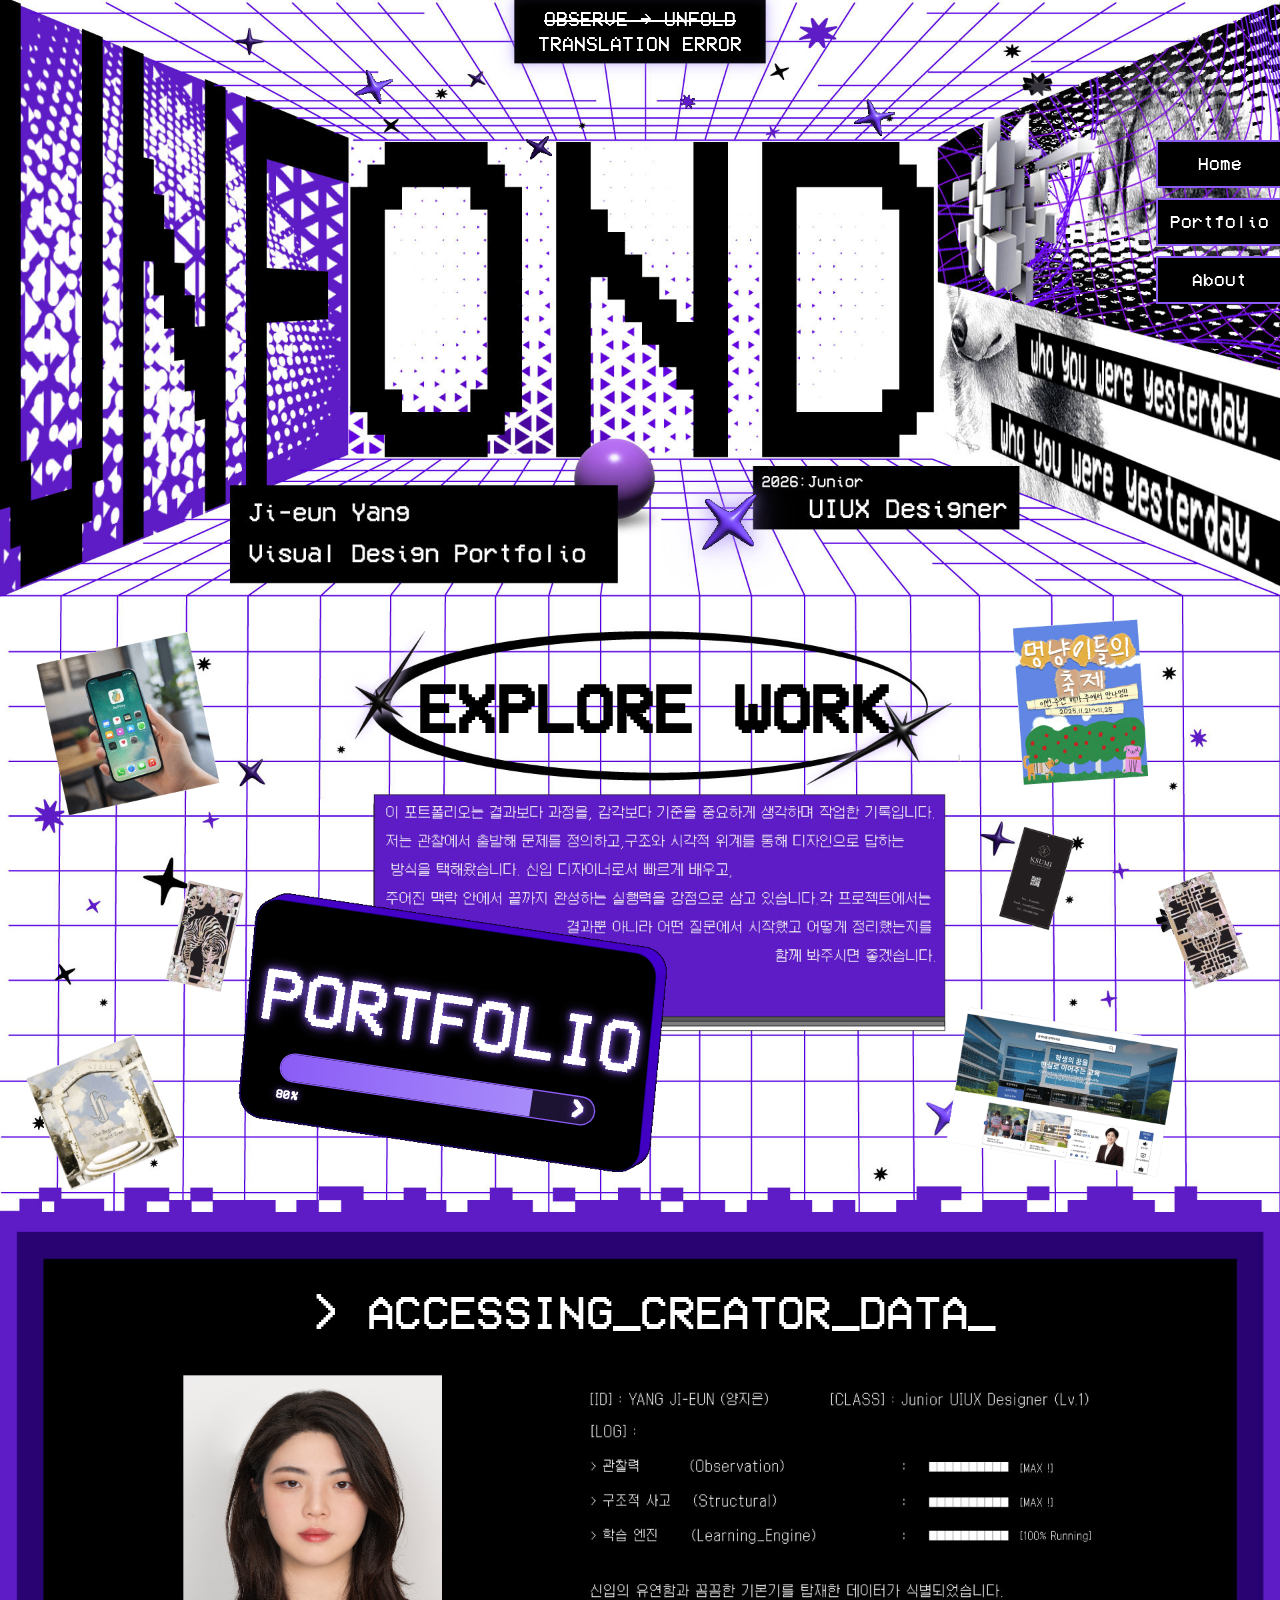
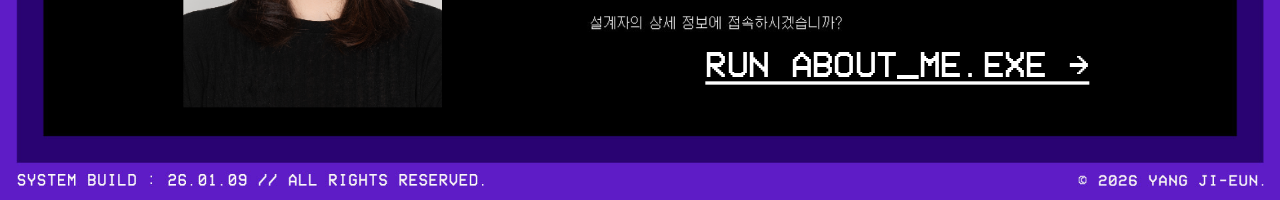
<file: index.html>
<!DOCTYPE html>
<html lang="ko">
<head>
    <meta charset="UTF-8">
    <meta name="viewport" content="width=device-width, initial-scale=1.0">
    <title>UNFOND - 양지은 포트폴리오</title>
    <link rel="stylesheet" href="css/index.css">
</head>
<body>
    <div class="loading-screen" id="loadingScreen">
        <div class="loading-content">
            <div class="loading-bar-container">
                <div class="loading-bar" id="loadingBar"></div>
            </div>
            <div class="loading-text" id="loadingText">0%</div>
        </div>
    </div>
    <a class="skip-link" href="#main">본문 바로가기</a>

    <header class="site-header">
        <nav class="right-navigation-top site-nav" aria-label="주요">
            <a href="index.html" class="nav-item" aria-current="page">Home</a>
            <a href="Portfolio.html" class="nav-item">Portfolio</a>
            <a href="about.html" class="nav-item">About</a>
        </nav>
    </header>

    <main id="main" class="site-main">
        <h1 class="sr-only">UNFOND - 양지은 포트폴리오</h1>

        <!-- 기존 디자인 자산을 "섹션" 단위로 묶어서,
             모바일→태블릿→데스크톱으로 CSS 재배치가 쉬운 뼈대를 제공합니다. -->
        <div class="home-canvas">
        <div class="image-wrapper">
            <section class="home-section home-hero" aria-labelledby="home-hero-title">
                <h2 id="home-hero-title" class="sr-only">메인</h2>

                <div class="black-box" aria-hidden="true"></div>

                <div class="section-1-square">
                    <div class="section-1-text">
                        <div class="section-1-text-line1">OBSERVE → UNFOLD</div>
                        <div class="section-1-text-line2">TRANSLATION ERROR</div>
                    </div>
                </div>

                <img src="images/3d_1.png" alt="" class="section-1-3d" aria-hidden="true">
                <img src="images/star_3.png" alt="" class="star-3" aria-hidden="true">
                <img src="images/star_4.png" alt="" class="star-4" aria-hidden="true">
                <img src="images/Section_1.jpg" alt="" class="bgc-image" aria-hidden="true">

                <!-- (제거) 작업 보러가기 CTA -->
            </section>

            <section class="home-section home-work" aria-labelledby="home-work-title">
                <h2 id="home-work-title" class="sr-only">포트폴리오 하이라이트</h2>

                <div class="section-2-container">
                    <img src="images/Section_2.jpg" alt="" class="bgc-image section-2-bg" aria-hidden="true">

                    <div class="explore-work-text">EXPLORE WORK</div>

                    <img src="images/STAR_1.png" alt="" class="star-section2" aria-hidden="true">
                    <img src="images/1.png" alt="작업 썸네일 1" class="image-1">
                    <img src="images/2.png" alt="작업 썸네일 2" class="image-2">
                    <img src="images/3.png" alt="작업 썸네일 3" class="image-3">
                    <img src="images/4.png" alt="작업 썸네일 4" class="image-4">
                    <img src="images/5.png" alt="작업 썸네일 5" class="image-5">
                    <img src="images/6.png" alt="작업 썸네일 6" class="image-6">
                    <img src="images/7.png" alt="작업 썸네일 7" class="image-7">

                    <a href="Portfolio.html" class="box-1-link" aria-label="포트폴리오로 이동">
                        <img src="images/box_1.png" alt="" class="box-1-image" aria-hidden="true">
                    </a>
                    <a href="Portfolio.html" class="text-2-link" aria-hidden="true" tabindex="-1">
                        <img src="images/text_2.png" alt="" class="text-2-image" aria-hidden="true">
                    </a>

                    <!-- JS 의존: class(.section-2-loading), id(section2LoadingText) 유지 -->
                    <a href="Portfolio.html" class="section-2-loading" aria-label="포트폴리오 보기">
                        <div class="section-2-loading-bar-container">
                            <div class="section-2-loading-bar" id="section2LoadingBar"></div>
                            <div class="section-2-loading-arrow" aria-hidden="true">></div>
                            <div class="section-2-loading-view" aria-hidden="true">view</div>
                        </div>
                        <div class="section-2-loading-text" id="section2LoadingText">80%</div>
                    </a>
                </div>
            </section>

            <section class="home-section home-about" aria-labelledby="home-about-title">
                <h2 id="home-about-title" class="sr-only">소개</h2>

                <img src="images/Section_3.jpg" alt="" class="bgc-image" id="bgi3-image" aria-hidden="true">

                <!-- JS 의존: id(section3-text), id(section3-text-bottom) 유지 -->
                <div class="section3-text" id="section3-text">> ACCESSING_CREATOR_DATA<span class="blinking-underscore">_</span></div>
                <a href="about.html" class="section3-text-bottom" id="section3-text-bottom"> RUN ABOUT_ME.EXE → </a>

                <img src="images/star.png" alt="" class="star-1" aria-hidden="true">
                <img src="images/star_2.png" alt="" class="star-2" aria-hidden="true">

                <img src="images/me.jpg" alt="프로필 사진" class="home-bottom-me">
            </section>
        </div>
        </div>
    </main>

    <script src="script/index-loading.js"></script>
    <script src="script/index-responsive-scale.js"></script>
    <script src="script/index-scroll.js"></script>
    <script src="script/index-loading-link.js"></script>
</body>
</html>
</file>
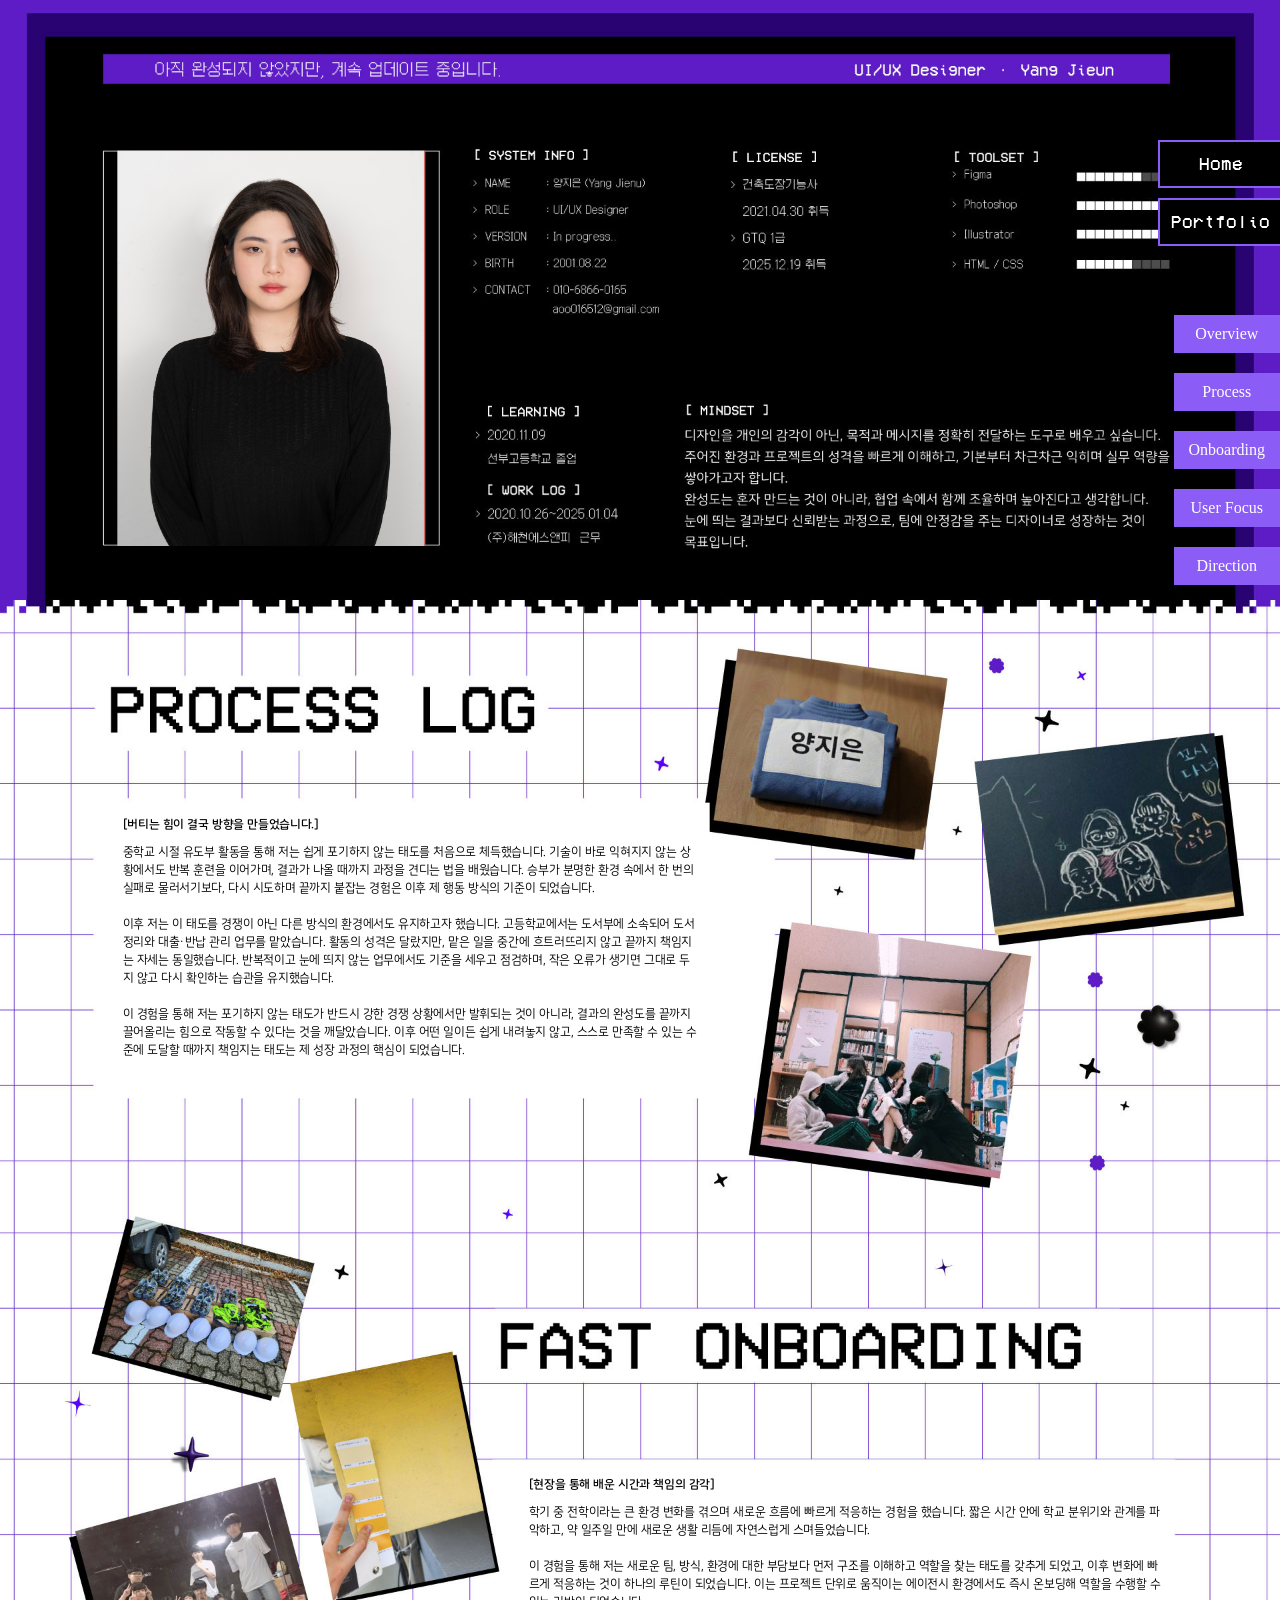
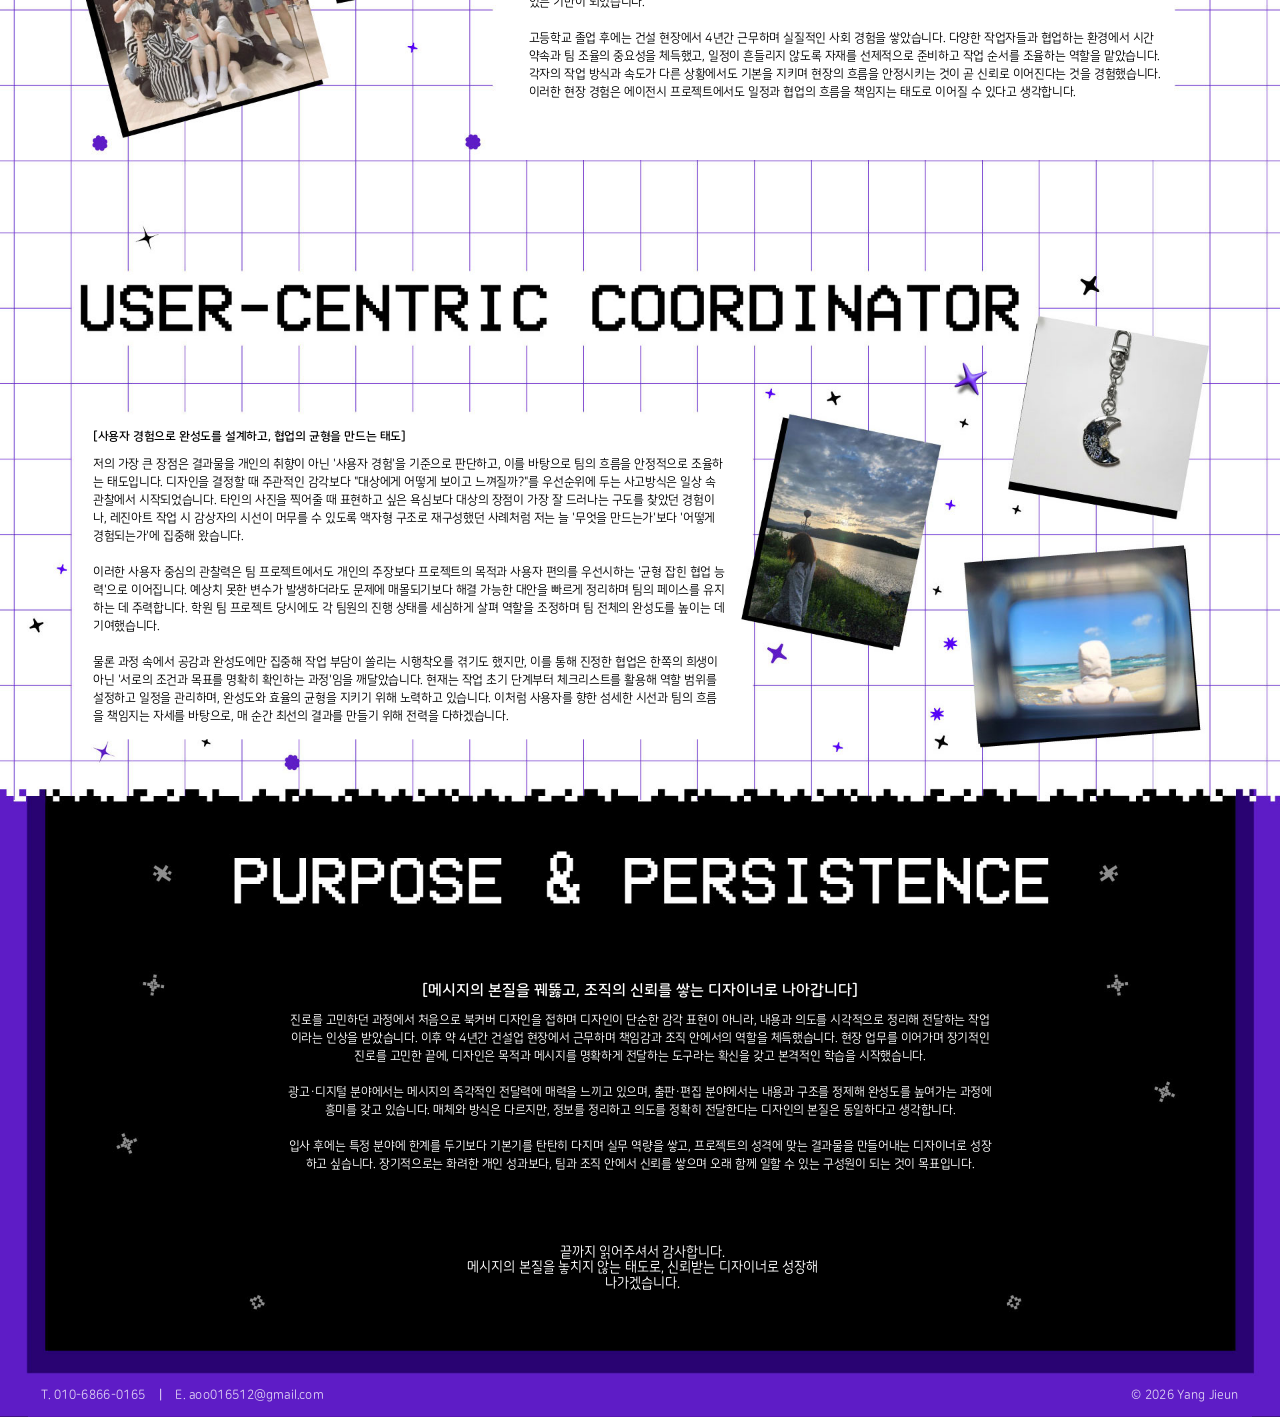
<file: about.html>
<!DOCTYPE html>
<html lang="ko">
<head>
    <meta charset="UTF-8">
    <meta name="viewport" content="width=device-width, initial-scale=1.0">
    <title>About - 양지은 포트폴리오</title>
    <link rel="stylesheet" href="css/about.css">
</head>
<body>
    <div class="loading-screen" id="loadingScreen">
        <div class="loading-content">
            <div class="loading-bar-container">
                <div class="loading-bar" id="loadingBar"></div>
            </div>
            <div class="loading-text" id="loadingText">0%</div>
        </div>
    </div>
    <div class="black-box"></div>
    <nav class="right-navigation-top">
        <a href="index.html" class="nav-button">Home</a>
        <a href="Portfolio.html" class="nav-button">Portfolio</a>
    </nav>
    <nav class="right-navigation-center">
        <a href="#section1" class="nav-button">Overview</a>
        <a href="#section2" class="nav-button">Process</a>
        <a href="#section3" class="nav-button">Onboarding</a>
        <a href="#section4" class="nav-button">User Focus</a>
        <a href="#section5" class="nav-button">Direction</a>
    </nav>
    <div class="about-canvas">
    <div class="image-wrapper">
        <img src="images3/sub_1.jpg" alt="Background" class="bgc-image" id="section1">
        <img src="images3/sub_2.jpg" alt="Background" class="bgc-image" id="section2">
        <div class="section-2-red-square">
            <div class="section-2-red-square-subtitle">[버티는 힘이 결국 방향을 만들었습니다.]</div>
            <div class="section-2-red-square-text">중학교 시절 유도부 활동을 통해 저는 쉽게 포기하지 않는 태도를 처음으로 체득했습니다. 기술이 바로 익혀지지 않는 상황에서도 반복 훈련을 이어가며, 결과가 나올 때까지 과정을 견디는 법을 배웠습니다. 승부가 분명한 환경 속에서 한 번의 실패로 물러서기보다, 다시 시도하며 끝까지 붙잡는 경험은 이후 제 행동 방식의 기준이 되었습니다.

이후 저는 이 태도를 경쟁이 아닌 다른 방식의 환경에서도 유지하고자 했습니다. 고등학교에서는 도서부에 소속되어 도서 정리와 대출·반납 관리 업무를 맡았습니다. 활동의 성격은 달랐지만, 맡은 일을 중간에 흐트러뜨리지 않고 끝까지 책임지는 자세는 동일했습니다. 반복적이고 눈에 띄지 않는 업무에서도 기준을 세우고 점검하며, 작은 오류가 생기면 그대로 두지 않고 다시 확인하는 습관을 유지했습니다.

이 경험을 통해 저는 포기하지 않는 태도가 반드시 강한 경쟁 상황에서만 발휘되는 것이 아니라, 결과의 완성도를 끝까지 끌어올리는 힘으로 작동할 수 있다는 것을 깨달았습니다. 이후 어떤 일이든 쉽게 내려놓지 않고, 스스로 만족할 수 있는 수준에 도달할 때까지 책임지는 태도는 제 성장 과정의 핵심이 되었습니다.</div>
        </div>
        <img src="images3/sub_3.jpg" alt="Background" class="bgc-image" id="section3">
        <div class="section-3-red-square">
            <div class="section-3-red-square-subtitle">[현장을 통해 배운 시간과 책임의 감각]</div>
            <div class="section-3-red-square-text">학기 중 전학이라는 큰 환경 변화를 겪으며 새로운 흐름에 빠르게 적응하는 경험을 했습니다. 짧은 시간 안에 학교 분위기와 관계를 파악하고, 약 일주일 만에 새로운 생활 리듬에 자연스럽게 스며들었습니다.

이 경험을 통해 저는 새로운 팀, 방식, 환경에 대한 부담보다 먼저 구조를 이해하고 역할을 찾는 태도를 갖추게 되었고, 이후 변화에 빠르게 적응하는 것이 하나의 루틴이 되었습니다. 이는 프로젝트 단위로 움직이는 에이전시 환경에서도 즉시 온보딩해 역할을 수행할 수 있는 기반이 되었습니다.

고등학교 졸업 후에는 건설 현장에서 4년간 근무하며 실질적인 사회 경험을 쌓았습니다. 다양한 작업자들과 협업하는 환경에서 시간 약속과 팀 조율의 중요성을 체득했고, 일정이 흔들리지 않도록 자재를 선제적으로 준비하고 작업 순서를 조율하는 역할을 맡았습니다. 각자의 작업 방식과 속도가 다른 상황에서도 기본을 지키며 현장의 흐름을 안정시키는 것이 곧 신뢰로 이어진다는 것을 경험했습니다. 이러한 현장 경험은 에이전시 프로젝트에서도 일정과 협업의 흐름을 책임지는 태도로 이어질 수 있다고 생각합니다.</div>
        </div>
        <img src="images3/sub_4.jpg" alt="Background" class="bgc-image" id="section4">
        <div class="section-4-red-square">
            <div class="section-4-red-square-subtitle">[사용자 경험으로 완성도를 설계하고, 협업의 균형을 만드는 태도]</div>
            <div class="section-4-red-square-text">저의 가장 큰 장점은 결과물을 개인의 취향이 아닌 '사용자 경험'을 기준으로 판단하고, 이를 바탕으로 팀의 흐름을 안정적으로 조율하는 태도입니다. 디자인을 결정할 때 주관적인 감각보다 "대상에게 어떻게 보이고 느껴질까?"를 우선순위에 두는 사고방식은 일상 속 관찰에서 시작되었습니다. 타인의 사진을 찍어줄 때 표현하고 싶은 욕심보다 대상의 장점이 가장 잘 드러나는 구도를 찾았던 경험이나, 레진아트 작업 시 감상자의 시선이 머무를 수 있도록 액자형 구조로 재구성했던 사례처럼 저는 늘 '무엇을 만드는가'보다 '어떻게 경험되는가'에 집중해 왔습니다.

이러한 사용자 중심의 관찰력은 팀 프로젝트에서도 개인의 주장보다 프로젝트의 목적과 사용자 편의를 우선시하는 '균형 잡힌 협업 능력'으로 이어집니다. 예상치 못한 변수가 발생하더라도 문제에 매몰되기보다 해결 가능한 대안을 빠르게 정리하며 팀의 페이스를 유지하는 데 주력합니다. 학원 팀 프로젝트 당시에도 각 팀원의 진행 상태를 세심하게 살펴 역할을 조정하며 팀 전체의 완성도를 높이는 데 기여했습니다.

물론 과정 속에서 공감과 완성도에만 집중해 작업 부담이 쏠리는 시행착오를 겪기도 했지만, 이를 통해 진정한 협업은 한쪽의 희생이 아닌 '서로의 조건과 목표를 명확히 확인하는 과정'임을 깨달았습니다. 현재는 작업 초기 단계부터 체크리스트를 활용해 역할 범위를 설정하고 일정을 관리하며, 완성도와 효율의 균형을 지키기 위해 노력하고 있습니다. 이처럼 사용자를 향한 섬세한 시선과 팀의 흐름을 책임지는 자세를 바탕으로, 매 순간 최선의 결과를 만들기 위해 전력을 다하겠습니다.</div>
        </div>
        <img src="images3/sub_5.jpg" alt="Background" class="bgc-image" id="section5">
        <div class="section-5-small-red-square">
            <div class="section-5-small-red-square-left">
                <a href="#" class="section-5-small-red-square-text-left">T. 010-6866-0165</a>
                <div class="section-5-small-red-square-separator">|</div>
                <a href="#" class="section-5-small-red-square-text-left">E. aoo016512@gmail.com</a>
            </div>
            <div class="section-5-small-red-square-text-right">© 2026 Yang Jieun</div>
        </div>
        <div class="section-5-red-square">
            <div class="section-5-red-square-subtitle">[메시지의 본질을 꿰뚫고, 조직의 신뢰를 쌓는 디자이너로 나아갑니다]</div>
            <div class="section-5-red-square-text">진로를 고민하던 과정에서 처음으로 북커버 디자인을 접하며 디자인이 단순한 감각 표현이 아니라, 내용과 의도를 시각적으로 정리해 전달하는 작업이라는 인상을 받았습니다. 이후 약 4년간 건설업 현장에서 근무하며 책임감과 조직 안에서의 역할을 체득했습니다. 현장 업무를 이어가며 장기적인 진로를 고민한 끝에, 디자인은 목적과 메시지를 명확하게 전달하는 도구라는 확신을 갖고 본격적인 학습을 시작했습니다.

광고·디지털 분야에서는 메시지의 즉각적인 전달력에 매력을 느끼고 있으며, 출판·편집 분야에서는 내용과 구조를 정제해 완성도를 높여가는 과정에 흥미를 갖고 있습니다. 매체와 방식은 다르지만, 정보를 정리하고 의도를 정확히 전달한다는 디자인의 본질은 동일하다고 생각합니다.

입사 후에는 특정 분야에 한계를 두기보다 기본기를 탄탄히 다지며 실무 역량을 쌓고, 프로젝트의 성격에 맞는 결과물을 만들어내는 디자이너로 성장하고 싶습니다. 장기적으로는 화려한 개인 성과보다, 팀과 조직 안에서 신뢰를 쌓으며 오래 함께 일할 수 있는 구성원이 되는 것이 목표입니다.</div>
        </div>
        <div class="bottom-red-box">
            <div class="bottom-red-box-text">끝까지 읽어주셔서 감사합니다.<br>메시지의 본질을 놓치지 않는 태도로, 신뢰받는 디자이너로 성장해 나가겠습니다.</div>
        </div>
        
        <img src="images3/me.jpg" alt="프로필 사진" class="about-me">
    </div>
    </div>
    <script src="script/index-loading.js"></script>
    <script src="script/about-responsive-scale.js"></script>
    <script src="script/about-scroll.js"></script>
    <script src="script/about-red-square.js"></script>
</body>
</html>
</file>
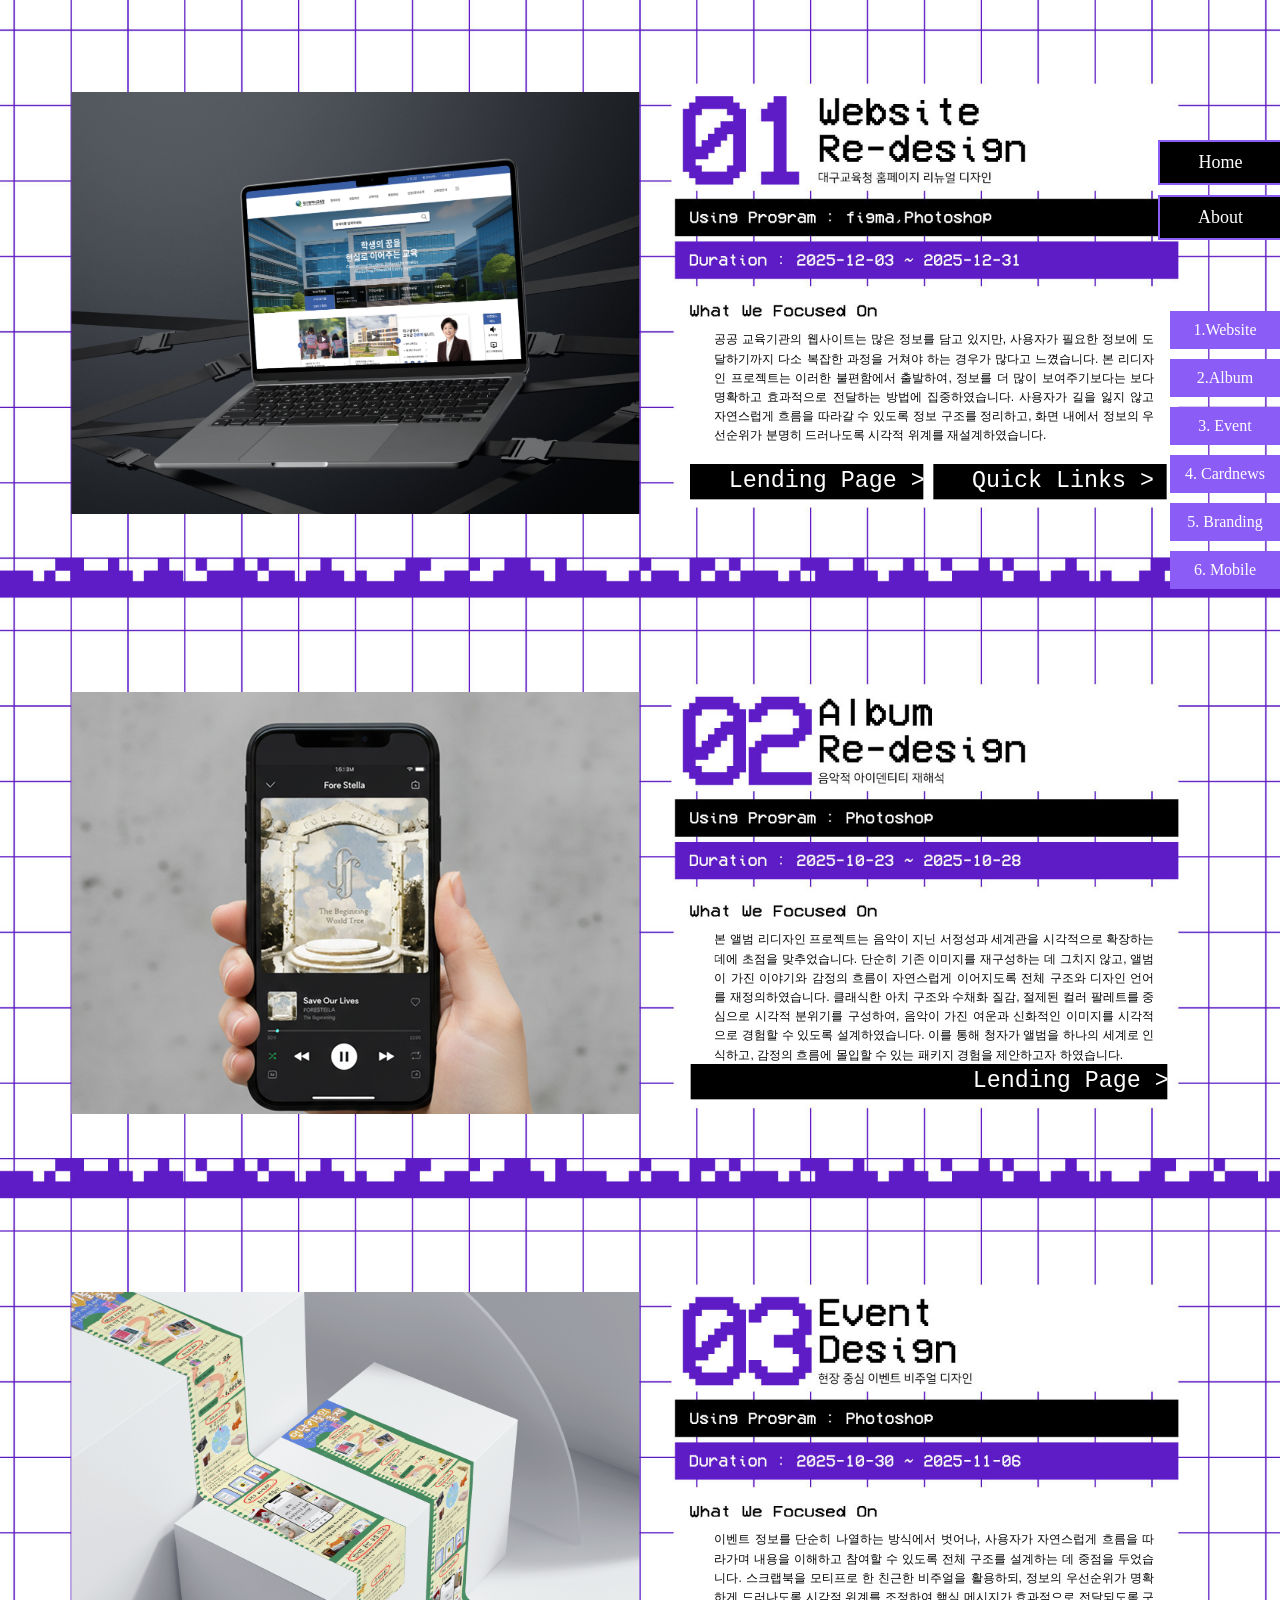
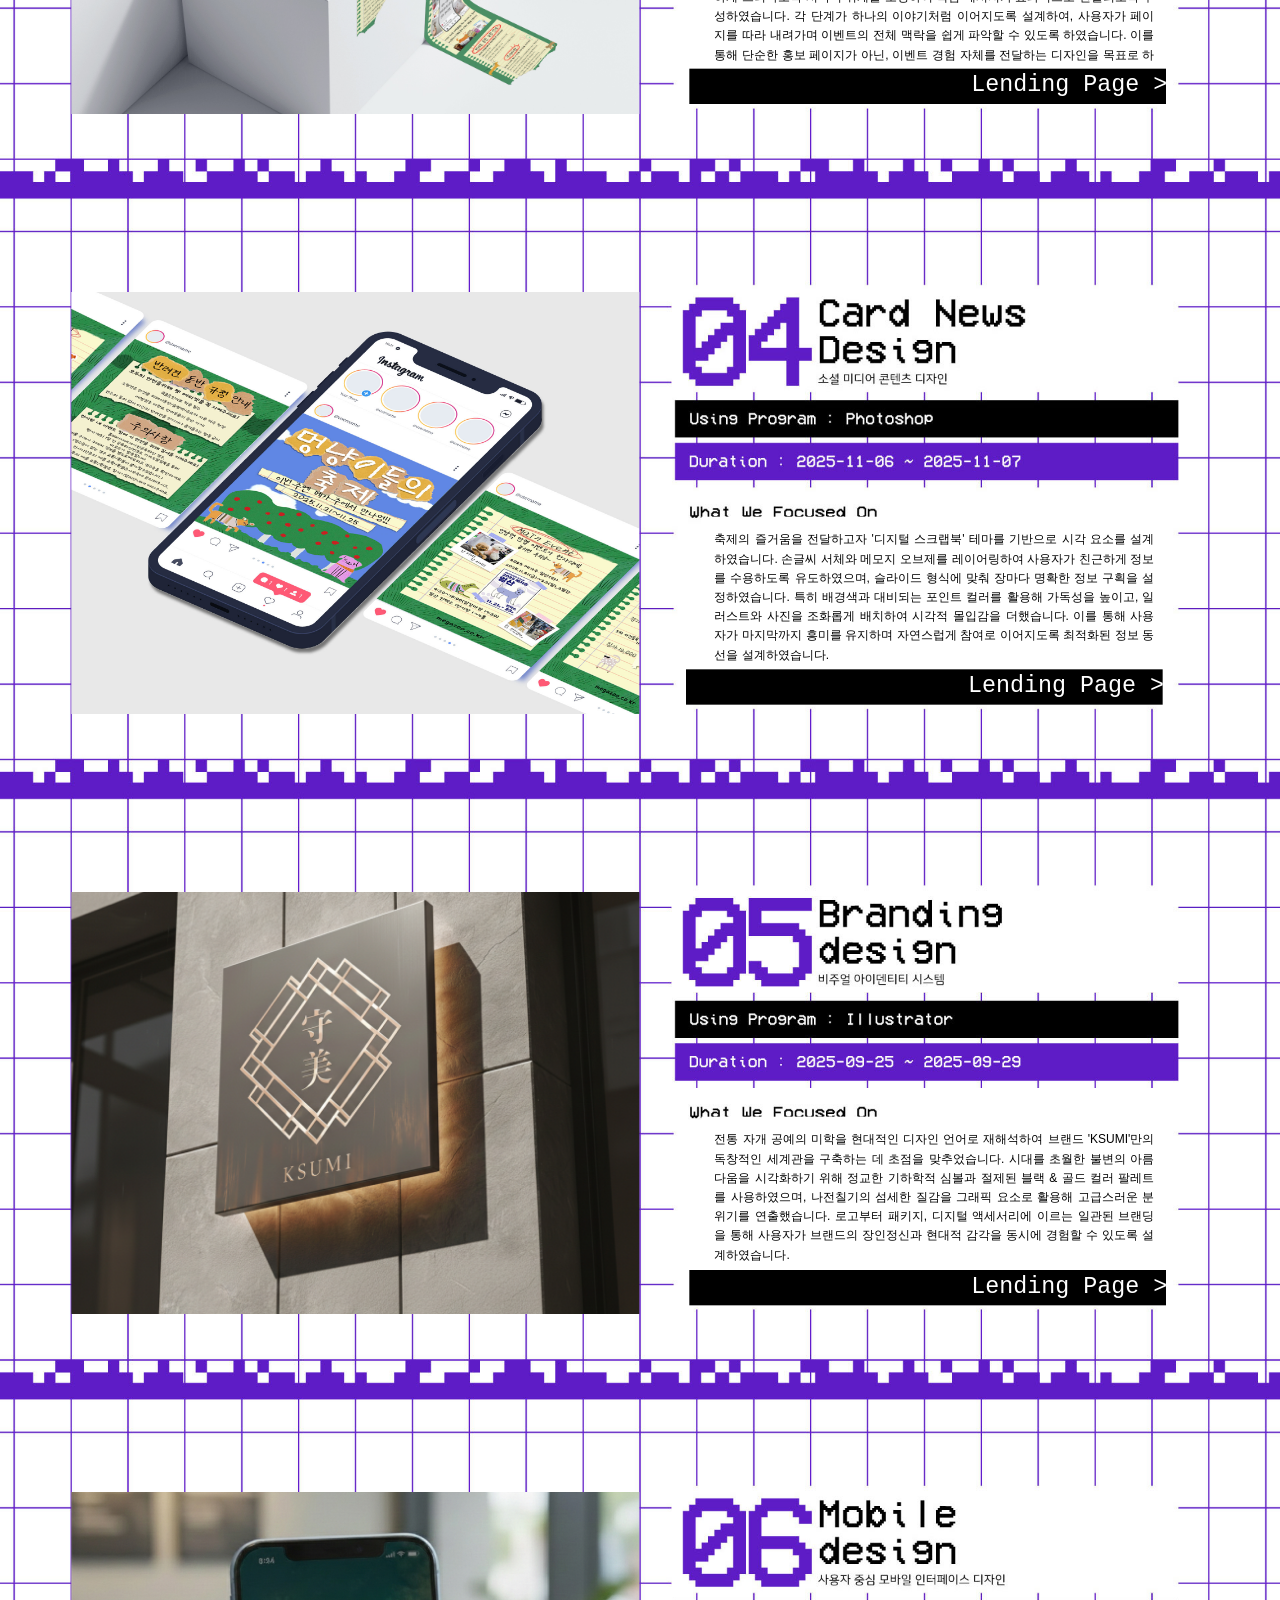
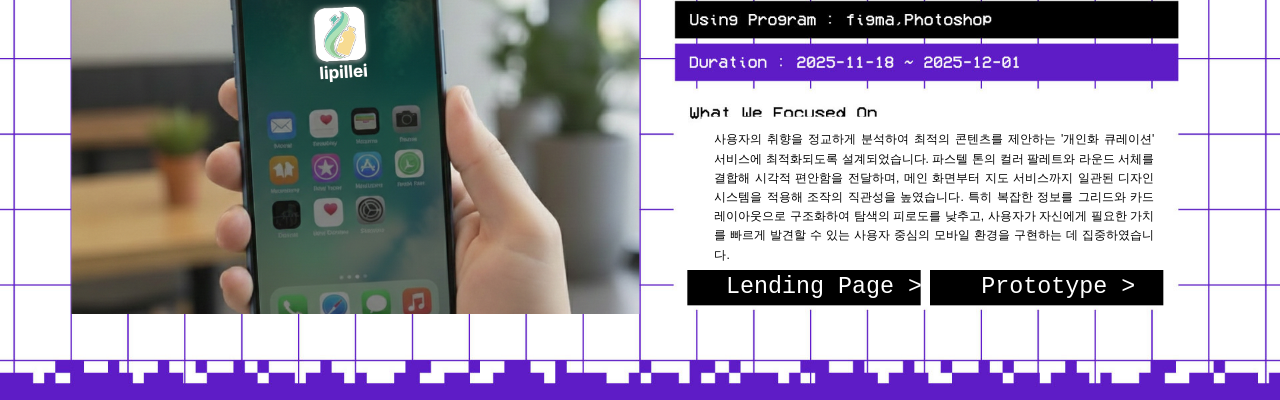
<file: Portfolio.html>
<!DOCTYPE html>
<html lang="ko">
<head>
    <meta charset="UTF-8">
    <meta name="viewport" content="width=device-width, initial-scale=1.0">
    <title>SUB - 양지은 포트폴리오</title>
    <link rel="stylesheet" href="css/portfolio.css">
    <script src="script/sub-loading.js"></script>
    <script src="script/sub-scroll.js"></script>
    <script src="script/portfolio-modal.js"></script>
</head>
<body>
    <div class="loading-screen" id="loadingScreen">
        <div class="loading-content">
            <div class="loading-bar-container">
                <div class="loading-bar" id="loadingBar"></div>
            </div>
            <div class="loading-text" id="loadingText">0%</div>
        </div>
    </div>
    <a class="skip-link" href="#main">본문 바로가기</a>

    <header class="site-header">
        <nav class="right-navigation-top site-nav" aria-label="주요">
            <a href="index.html" class="nav-item">Home</a>
            <a href="about.html" class="nav-item">About</a>
        </nav>

        <nav class="right-navigation-center site-subnav" aria-label="포트폴리오 섹션">
            <a href="#section1" class="nav-item">1.Website</a>
            <a href="#section2" class="nav-item">2.Album</a>
            <a href="#section3" class="nav-item">3. Event</a>
            <a href="#section4" class="nav-item">4. Cardnews</a>
            <a href="#section5" class="nav-item">5. Branding</a>
            <a href="#section6" class="nav-item">6. Mobile</a>
        </nav>
    </header>

    <main id="main" class="site-main">
        <h1 class="sr-only">SUB - 양지은 포트폴리오</h1>
        <div class="portfolio-canvas">
    <section id="section1" class="fullpage-section">
        <img src="images2/website.jpg" alt="Website" class="website-image section1-website">
        <div class="portfolio-red-square">
            <div class="portfolio-text">공공 교육기관의 웹사이트는 많은 정보를 담고 있지만, 사용자가 필요한 정보에 도달하기까지 다소 복잡한 과정을 거쳐야 하는 경우가 많다고 느꼈습니다. 본 리디자인 프로젝트는 이러한 불편함에서 출발하여, 정보를 더 많이 보여주기보다는 보다 명확하고 효과적으로 전달하는 방법에 집중하였습니다. 사용자가 길을 잃지 않고 자연스럽게 흐름을 따라갈 수 있도록 정보 구조를 정리하고, 화면 내에서 정보의 우선순위가 분명히 드러나도록 시각적 위계를 재설계하였습니다.</div>
        </div>
        <a href="#" class="portfolio-red-square-small portfolio-box-1" id="section1-modal-trigger">
            <div class="portfolio-red-square-small-text">Lending Page ></div>
        </a>
        <a href="https://aoo016512-oss.github.io/website/" target="_blank" rel="noopener noreferrer" class="portfolio-red-square-small portfolio-box-2">
            <div class="portfolio-red-square-small-text">Quick Links ></div>
        </a>
    </section>
    <section id="section2" class="fullpage-section">
        <img src="images2/album1.jpg" alt="Website" class="website-image section2-website">
        <div class="portfolio-red-square">
            <div class="portfolio-text">본 앨범 리디자인 프로젝트는 음악이 지닌 서정성과 세계관을 시각적으로 확장하는 데에 초점을 맞추었습니다. 단순히 기존 이미지를 재구성하는 데 그치지 않고, 앨범이 가진 이야기와 감정의 흐름이 자연스럽게 이어지도록 전체 구조와 디자인 언어를 재정의하였습니다. 클래식한 아치 구조와 수채화 질감, 절제된 컬러 팔레트를 중심으로 시각적 분위기를 구성하여, 음악이 가진 여운과 신화적인 이미지를 시각적으로 경험할 수 있도록 설계하였습니다. 이를 통해 청자가 앨범을 하나의 세계로 인식하고, 감정의 흐름에 몰입할 수 있는 패키지 경험을 제안하고자 하였습니다.</div>
        </div>
        <a href="#" class="portfolio-red-square-small portfolio-box-1" id="section2-modal-trigger">
            <div class="portfolio-red-square-small-text">Lending Page ></div>
        </a>
    </section>
    <section id="section3" class="fullpage-section">
        <img src="images2/event1.jpg" alt="Website" class="website-image section3-website">
        <div class="portfolio-red-square">
            <div class="portfolio-text">이벤트 정보를 단순히 나열하는 방식에서 벗어나, 사용자가 자연스럽게 흐름을 따라가며 내용을 이해하고 참여할 수 있도록 전체 구조를 설계하는 데 중점을 두었습니다. 스크랩북을 모티프로 한 친근한 비주얼을 활용하되, 정보의 우선순위가 명확하게 드러나도록 시각적 위계를 조정하여 핵심 메시지가 효과적으로 전달되도록 구성하였습니다. 각 단계가 하나의 이야기처럼 이어지도록 설계하여, 사용자가 페이지를 따라 내려가며 이벤트의 전체 맥락을 쉽게 파악할 수 있도록 하였습니다. 이를 통해 단순한 홍보 페이지가 아닌, 이벤트 경험 자체를 전달하는 디자인을 목표로 하였습니다.</div>
        </div>
        <a href="#" class="portfolio-red-square-small portfolio-box-1" id="section3-modal-trigger">
            <div class="portfolio-red-square-small-text">Lending Page ></div>
        </a>
    </section>
    <section id="section4" class="fullpage-section">
        <img src="images2/cardnews.jpg" alt="Website" class="website-image section4-website">
        <div class="portfolio-red-square">
            <div class="portfolio-text">축제의 즐거움을 전달하고자 '디지털 스크랩북' 테마를 기반으로 시각 요소를 설계하였습니다. 손글씨 서체와 메모지 오브제를 레이어링하여 사용자가 친근하게 정보를 수용하도록 유도하였으며, 슬라이드 형식에 맞춰 장마다 명확한 정보 구획을 설정하였습니다. 특히 배경색과 대비되는 포인트 컬러를 활용해 가독성을 높이고, 일러스트와 사진을 조화롭게 배치하여 시각적 몰입감을 더했습니다. 이를 통해 사용자가 마지막까지 흥미를 유지하며 자연스럽게 참여로 이어지도록 최적화된 정보 동선을 설계하였습니다.</div>
        </div>
        <a href="#" class="portfolio-red-square-small portfolio-box-1" id="section4-modal-trigger">
            <div class="portfolio-red-square-small-text">Lending Page ></div>
        </a>
    </section>
    <section id="section5" class="fullpage-section">
        <img src="images2/brand2.jpg" alt="Website" class="website-image section5-website">
        <div class="portfolio-red-square">
            <div class="portfolio-text">전통 자개 공예의 미학을 현대적인 디자인 언어로 재해석하여 브랜드 'KSUMI'만의 독창적인 세계관을 구축하는 데 초점을 맞추었습니다. 시대를 초월한 불변의 아름다움을 시각화하기 위해 정교한 기하학적 심볼과 절제된 블랙 & 골드 컬러 팔레트를 사용하였으며, 나전칠기의 섬세한 질감을 그래픽 요소로 활용해 고급스러운 분위기를 연출했습니다. 로고부터 패키지, 디지털 액세서리에 이르는 일관된 브랜딩을 통해 사용자가 브랜드의 장인정신과 현대적 감각을 동시에 경험할 수 있도록 설계하였습니다.</div>
        </div>
        <a href="#" class="portfolio-red-square-small portfolio-box-1" id="section5-modal-trigger">
            <div class="portfolio-red-square-small-text">Lending Page ></div>
        </a>
    </section>
    <section id="section6" class="fullpage-section">
        <img src="images2/mobile.jpg" alt="Website" class="website-image section6-website">
        <div class="portfolio-red-square">
            <div class="portfolio-text">사용자의 취향을 정교하게 분석하여 최적의 콘텐츠를 제안하는 '개인화 큐레이션' 서비스에 최적화되도록 설계되었습니다. 파스텔 톤의 컬러 팔레트와 라운드 서체를 결합해 시각적 편안함을 전달하며, 메인 화면부터 지도 서비스까지 일관된 디자인 시스템을 적용해 조작의 직관성을 높였습니다. 특히 복잡한 정보를 그리드와 카드 레이아웃으로 구조화하여 탐색의 피로도를 낮추고, 사용자가 자신에게 필요한 가치를 빠르게 발견할 수 있는 사용자 중심의 모바일 환경을 구현하는 데 집중하였습니다.</div>
        </div>
        <a href="#" class="portfolio-red-square-small portfolio-box-1" id="section6-modal-trigger">
            <div class="portfolio-red-square-small-text">Lending Page ></div>
        </a>
        <a href="https://www.figma.com/proto/ARqJMgeSmJAkDbkrJKNP9v/Untitled?page-id=0%3A1&node-id=1-1663&viewport=328%2C207%2C0.14&t=EBqO9u3lFJg7DIWe-1&scaling=min-zoom&content-scaling=fixed" target="_blank" rel="noopener noreferrer" class="portfolio-red-square-small portfolio-box-2">
            <div class="portfolio-red-square-small-text">Prototype ></div>
        </a>
    </section>

        </div>
    </main>

    
    <!-- 모달 구조 -->
    <div class="modal-overlay" id="section1-modal">
        <div class="modal-container">
            <button class="modal-close" id="section1-modal-close-btn">&times;</button>
            <div class="modal-content">
                <img src="images2/lending page_1.jpg" alt="Modal Image" class="modal-image">
            </div>
        </div>
    </div>
    
    <div class="modal-overlay" id="section2-modal">
        <div class="modal-container">
            <button class="modal-close" id="section2-modal-close-btn">&times;</button>
            <div class="modal-content">
                <img src="images2/lending page_2.jpg" alt="Modal Image" class="modal-image">
            </div>
        </div>
    </div>
    
    <div class="modal-overlay" id="section3-modal">
        <div class="modal-container">
            <button class="modal-close" id="section3-modal-close-btn">&times;</button>
            <div class="modal-content">
                <img src="images2/3.jpg" alt="Modal Image" class="modal-image">
            </div>
        </div>
    </div>
    
    <div class="modal-overlay" id="section4-modal">
        <div class="modal-container">
            <button class="modal-close" id="section4-modal-close-btn">&times;</button>
            <div class="modal-content">
                <img src="images2/lending page_3.jpg" alt="Modal Image" class="modal-image">
            </div>
        </div>
    </div>
    
    <div class="modal-overlay" id="section5-modal">
        <div class="modal-container">
            <button class="modal-close" id="section5-modal-close-btn">&times;</button>
            <div class="modal-content">
                <img src="images2/lending page_4.jpg" alt="Modal Image" class="modal-image">
            </div>
        </div>
    </div>
    
    <div class="modal-overlay" id="section6-modal">
        <div class="modal-container">
            <button class="modal-close" id="section6-modal-close-btn">&times;</button>
            <div class="modal-content">
                <img src="images2/lending page_5.jpg" alt="Modal Image" class="modal-image">
            </div>
        </div>
    </div>
    
    <script src="script/portfolio-responsive-scale.js"></script>
</body>
</html>
</file>
<file: css/index.css>
@font-face {
    font-family: 'Galmuri14';
    src: url('../font/Galmuri14.ttf') format('truetype');
    font-weight: normal;
    font-style: normal;
}

@font-face {
    font-family: 'VCR_OSD_MONO_1.001';
    src: url('../font/VCR_OSD_MONO_1.001.ttf') format('truetype');
    font-weight: normal;
    font-style: normal;
}

* {
    margin: 0;
    padding: 0;
    box-sizing: border-box;
}

html {
    scrollbar-width: none; /* Firefox */
    -ms-overflow-style: none; /* IE and Edge */
}

html::-webkit-scrollbar {
    display: none; /* Chrome, Safari, Opera */
}

body {
    margin: 0;
    padding: 0;
    text-align: center;
    position: relative;
    overflow-y: scroll;
    overflow-x: hidden;
    -webkit-overflow-scrolling: touch;
    scroll-behavior: smooth;
    scroll-snap-type: y proximity;
    background-color: #000;
    background-image: 
        linear-gradient(rgba(139, 92, 246, 0.3) 1px, transparent 1px),
        linear-gradient(90deg, rgba(139, 92, 246, 0.3) 1px, transparent 1px);
    background-size: 50px 50px;
    scrollbar-width: none; /* Firefox */
    -ms-overflow-style: none; /* IE and Edge */
}

body::-webkit-scrollbar {
    display: none; /* Chrome, Safari, Opera */
}

/* Home 캔버스 스케일(Portfolio 방식) */
:root {
    --home-scale: 1;
}

.home-canvas {
    width: 1920px;
    max-width: none;
    margin: 0;
    position: relative;
    left: 50%;
    transform: translateX(-50%) scale(var(--home-scale));
    transform-origin: top center;
}

/* 접근성/레이아웃 뼈대 유틸리티 (모바일 퍼스트 구조용) */
.sr-only {
    position: absolute;
    width: 1px;
    height: 1px;
    padding: 0;
    margin: -1px;
    overflow: hidden;
    clip: rect(0, 0, 0, 0);
    white-space: nowrap;
    border: 0;
}

.skip-link {
    position: absolute;
    left: -9999px;
    top: 0;
    padding: 10px 12px;
    background: #ffffff;
    color: #000000;
    z-index: 9999;
}

.skip-link:focus {
    left: 12px;
    top: 12px;
}

.site-footer {
    position: relative;
    z-index: 5;
    padding: 24px 16px;
    color: rgba(255, 255, 255, 0.8);
    font-family: inherit;
}

.black-box {
    position: absolute;
    bottom: 0;
    left: 0;
    width: 100%;
    height: 1316px;
    background-color: #000;
    z-index: -1;
}

.image-wrapper {
    position: relative;
    width: 1920px;
    margin: 0 auto;
}

/* (삭제) 홈 하단 빨간 박스/프로필 이미지 오버레이 */

/* 홈 하단 프로필 이미지 오버레이(빨간 박스 없이) */
.home-bottom-me {
    position: absolute;
    left: 275px;
    top: 2062px;
    width: 388px;
    height: 500px;
    object-fit: contain; /* 원본 비율 유지 */
    z-index: 21;
    pointer-events: none;
}

.section-1-square {
    position: absolute;
    top: 0;
    left: 50%;
    transform: translateX(-50%);
    width: 377px;
    height: 95px;
    background-color: #000000;
    opacity: 1;
    z-index: 100;
    box-shadow: 
        0 0 10px rgba(167, 139, 250, 0.4),
        0 0 20px rgba(167, 139, 250, 0.3),
        0 0 30px rgba(167, 139, 250, 0.2),
        inset 0 0 15px rgba(167, 139, 250, 0.1);
    display: flex;
    align-items: center;
    justify-content: center;
    padding: 10px;
    box-sizing: border-box;
    overflow: hidden;
}

.section-1-3d {
    position: absolute;
    top: 29%;
    left: 57%;
    transform: translate(-50%, -50%);
    width: auto;
    height: auto;
    max-width: 100%;
    z-index: 101;
    filter: drop-shadow(0 0 10px rgba(167, 139, 250, 0.6)) drop-shadow(0 0 20px rgba(167, 139, 250, 0.4)) drop-shadow(0 0 30px rgba(167, 139, 250, 0.3));
}

.section-1-text {
    display: flex;
    flex-direction: column;
    align-items: center;
    justify-content: center;
    width: 100%;
    height: 100%;
    text-align: center;
}

.section-1-text-line1 {
    font-family: 'VCR_OSD_MONO_1.001', monospace;
    font-size: 30px;
    color: #ffffff;
    text-decoration: line-through;
    white-space: nowrap;
    margin-bottom: 5px;
}

.section-1-text-line2 {
    font-family: 'VCR_OSD_MONO_1.001', monospace;
    font-size: 30px;
    color: #ffffff;
    white-space: nowrap;
}

.bgc-image {
    width: 1920px;
    height: auto;
    max-width: 100%;
    display: block;
    margin: 0 auto;
    position: relative;
    scroll-snap-align: start;
}

.section-2-container {
    position: relative;
    width: 1920px;
    margin: 0 auto;
    scroll-snap-align: start;
}

.section-2-bg {
    width: 1920px;
    height: auto;
    max-width: 100%;
    display: block;
    margin: 0 auto;
}

.star-section2 {
    position: absolute;
    top: 18%;
    left: 51%;
    transform: translate(-50%, -50%);
    width: auto;
    height: auto;
    display: block;
    z-index: 5;
    filter: drop-shadow(0 0 5px rgba(220, 200, 255, 0.9)) drop-shadow(0 0 8px rgba(220, 200, 255, 0.6));
}

.explore-work-text {
    position: absolute;
    top: 111px;
    left: 51%;
    transform: translateX(calc(-50% + 0.5px));
    font-family: 'VCR_OSD_MONO_1.001', monospace;
    font-size: 100px;
    font-weight: bold;
    color: #000000;
    text-align: center;
    z-index: 10;
    white-space: nowrap;
}

.image-1 {
    position: absolute;
    top: 85%;
    left: 8%;
    transform: translate(-50%, -50%);
    width: auto;
    height: auto;
    display: block;
    z-index: 6;
    animation: floatImage1 2.5s ease-in-out infinite;
    animation-delay: 0s;
}

.image-4 {
    position: absolute;
    top: 21%;
    left: 10%;
    transform: translate(-50%, -50%);
    width: auto;
    max-width: 100%;
    height: auto;
    display: block;
    z-index: 6;
    animation: floatImage4 3.6s ease-in-out infinite;
    animation-delay: 0.3s;
}

.image-5 {
    position: absolute;
    top: 56%;
    left: 16%;
    transform: translate(-50%, -50%);
    width: auto;
    max-width: 100%;
    height: auto;
    display: block;
    z-index: 6;
    animation: floatImage5 4.2s ease-in-out infinite;
    animation-delay: 0.6s;
}

.image-2 {
    position: absolute;
    top: 17%;
    left: 84%;
    transform: translate(-50%, -50%);
    width: auto;
    max-width: 100%;
    height: auto;
    display: block;
    z-index: 6;
    animation: floatImage2 3.2s ease-in-out infinite;
    animation-delay: 0.1s;
}

.image-3 {
    position: absolute;
    top: 82%;
    left: 83%;
    transform: translate(-50%, -50%);
    width: auto;
    max-width: 100%;
    height: auto;
    display: block;
    z-index: 6;
    animation: floatImage3 3.8s ease-in-out infinite;
    animation-delay: 0.4s;
}

.image-6 {
    position: absolute;
    top: 46%;
    left: 81%;
    transform: translate(-50%, -50%);
    width: auto;
    max-width: 100%;
    height: auto;
    display: block;
    z-index: 6;
    animation: floatImage6 4.0s ease-in-out infinite;
    animation-delay: 0.5s;
}

.image-7 {
    position: absolute;
    top: 55%;
    left: 94%;
    transform: translate(-50%, -50%);
    width: auto;
    max-width: 100%;
    height: auto;
    display: block;
    z-index: 6;
    animation: floatImage7 3.4s ease-in-out infinite;
    animation-delay: 0.2s;
}

@keyframes floatImage1 {
    0%, 100% {
        transform: translate(-50%, -50%) translateY(0);
    }
    50% {
        transform: translate(-50%, -50%) translateY(-20px);
    }
}

@keyframes floatImage4 {
    0%, 100% {
        transform: translate(-50%, -50%) translateY(0);
    }
    50% {
        transform: translate(-50%, -50%) translateY(-18px);
    }
}

@keyframes floatImage5 {
    0%, 100% {
        transform: translate(-50%, -50%) translateY(0);
    }
    50% {
        transform: translate(-50%, -50%) translateY(-22px);
    }
}

@keyframes floatImage2 {
    0%, 100% {
        transform: translate(-50%, -50%) translateY(0);
    }
    50% {
        transform: translate(-50%, -50%) translateY(-18px);
    }
}

@keyframes floatImage3 {
    0%, 100% {
        transform: translate(-50%, -50%) translateY(0);
    }
    50% {
        transform: translate(-50%, -50%) translateY(-20px);
    }
}

@keyframes floatImage6 {
    0%, 100% {
        transform: translate(-50%, -50%) translateY(0);
    }
    50% {
        transform: translate(-50%, -50%) translateY(-19px);
    }
}

@keyframes floatImage7 {
    0%, 100% {
        transform: translate(-50%, -50%) translateY(0);
    }
    50% {
        transform: translate(-50%, -50%) translateY(-21px);
    }
}

.box-1-link {
    position: absolute;
    top: 434px;
    left: 344px;
    z-index: 50;
    display: block;
    cursor: pointer;
}

.box-1-image {
    display: block;
    width: auto;
    max-width: 100%;
    height: auto;
}

.text-2-link {
    position: absolute;
    top: 456px;
    left: 335px;
    z-index: 51;
    display: block;
    cursor: pointer;
}

.text-2-image {
    display: block;
    width: auto;
    max-width: 100%;
    height: auto;
    filter: drop-shadow(0 0 5px rgba(139, 92, 246, 0.8)) 
            drop-shadow(0 0 8px rgba(139, 92, 246, 0.6));
    transition: filter 0.3s ease;
}

.text-2-link:hover .text-2-image {
    filter: drop-shadow(0 0 8px rgba(139, 92, 246, 1)) 
            drop-shadow(0 0 12px rgba(139, 92, 246, 0.8));
}

.section-2-loading {
    position: absolute;
    top: 712px;
    left: 415px;
    z-index: 52;
    display: flex;
    flex-direction: column;
    align-items: flex-start;
    gap: 10px;
    transform: rotate(8.5deg);
    text-decoration: none;
    cursor: pointer;
}

.section-2-loading-bar-container {
    width: 478px;
    height: 44px;
    background-color: rgba(139, 92, 246, 0.2);
    border: 2px solid #8B5CF6;
    border-radius: 55px;
    overflow: hidden;
    position: relative;
}

.section-2-loading-bar {
    height: 100%;
    width: 80%;
    background: linear-gradient(90deg, #8B5CF6, #A78BFA);
    transition: width 0.5s ease;
}

.section-2-loading:hover .section-2-loading-bar {
    width: 100%;
}

.section-2-loading-arrow {
    position: absolute;
    right: 15px;
    top: 50%;
    transform: translateY(-50%);
    color: #fff;
    font-family: 'VCR_OSD_MONO_1.001', monospace;
    font-size: 32px;
    font-weight: 900;
    -webkit-text-stroke: 2px #fff;
    text-shadow: 
        0 0 10px rgba(139, 92, 246, 0.8),
        0 0 20px rgba(139, 92, 246, 0.6),
        2px 2px 0px rgba(139, 92, 246, 0.5);
    animation: blinkArrow 1s ease-in-out infinite;
    transition: color 0.5s ease, -webkit-text-stroke 0.5s ease, text-shadow 0.5s ease;
}

.section-2-loading:hover .section-2-loading-arrow {
    color: #000;
    -webkit-text-stroke: 2px #000;
    text-shadow: 
        0 0 10px rgba(0, 0, 0, 0.8),
        0 0 20px rgba(0, 0, 0, 0.6),
        2px 2px 0px rgba(0, 0, 0, 0.5);
}

.section-2-loading-view {
    position: absolute;
    right: 60px;
    top: 50%;
    transform: translateY(-50%);
    font-family: 'VCR_OSD_MONO_1.001', monospace;
    font-size: 20px;
    color: #000;
    opacity: 0;
    visibility: hidden;
    transition: opacity 0.3s ease 0.5s, visibility 0.3s ease 0.5s;
    pointer-events: none;
    z-index: 10;
}

.section-2-loading:hover .section-2-loading-view {
    opacity: 1;
    visibility: visible;
}



@keyframes blinkArrow {
    0%, 100% {
        opacity: 1;
    }
    50% {
        opacity: 0.3;
    }
}

.section-2-loading-text {
    color: #fff;
    font-family: 'VCR_OSD_MONO_1.001', monospace;
    font-size: 18px;
    font-weight: bold;
    text-shadow: 0 0 10px rgba(139, 92, 246, 0.8);
    transition: opacity 0.3s ease;
}

.star-1 {
    position: absolute;
    top: 194px;
    left: 781px;
    width: auto;
    max-width: 100%;
    height: auto;
    display: block;
    z-index: 5;
    animation: floatStar1 3.2s ease-in-out infinite, starGlow 2.1s ease-in-out infinite;
    animation-delay: 0s;
}

.star-2 {
    position: absolute;
    top: 124px;
    left: 1003px;
    width: auto;
    max-width: 100%;
    height: auto;
    display: block;
    z-index: 5;
    animation: floatStar2 4.5s ease-in-out infinite, starGlow 2.15s ease-in-out infinite;
    animation-delay: 0.3s;
}

.star-3 {
    position: absolute;
    top: 89px;
    left: 519px;
    width: auto;
    max-width: 100%;
    height: auto;
    display: block;
    z-index: 5;
    animation: floatStar3 3.8s ease-in-out infinite, starGlow 2s ease-in-out infinite;
    animation-delay: 0.6s;
}

.star-4 {
    position: absolute;
    top: 135px;
    left: 1270px;
    width: auto;
    max-width: 100%;
    height: auto;
    display: block;
    z-index: 5;
    animation: floatStar4 4.2s ease-in-out infinite, starGlow 2.2s ease-in-out infinite;
    animation-delay: 0.2s;
}

@keyframes floatStar1 {
    0%, 100% {
        transform: translateY(0);
    }
    50% {
        transform: translateY(-18px);
    }
}

@keyframes floatStar2 {
    0%, 100% {
        transform: translateY(0);
    }
    50% {
        transform: translateY(-20px);
    }
}

@keyframes floatStar3 {
    0%, 100% {
        transform: translateY(0);
    }
    50% {
        transform: translateY(-16px);
    }
}

@keyframes floatStar4 {
    0%, 100% {
        transform: translateY(0);
    }
    50% {
        transform: translateY(-22px);
    }
}

@keyframes starGlow {
    0%, 100% {
        filter: drop-shadow(0 0 5px rgba(220, 200, 255, 0.9)) 
                drop-shadow(0 0 8px rgba(220, 200, 255, 0.6));
    }
    50% {
        filter: drop-shadow(0 0 8px rgba(220, 200, 255, 1)) 
                drop-shadow(0 0 12px rgba(220, 200, 255, 0.7));
    }
}

area {
    cursor: pointer;
}

.section3-text {
    position: absolute;
    font-family: 'VCR_OSD_MONO_1.001', monospace;
    font-size: 70px;
    color: #fff;
    text-align: center;
    z-index: 10;
    white-space: nowrap;
}

.blinking-underscore {
    display: inline-block;
    animation: blinkUnderscore 2s infinite;
    font-weight: 100;
}

@keyframes blinkUnderscore {
    0%, 50% {
        opacity: 1;
    }
    51%, 100% {
        opacity: 0;
    }
}

.section3-text-bottom {
    position: absolute;
    font-family: 'VCR_OSD_MONO_1.001', monospace;
    font-size: 55px;
    color: #fff;
    text-align: right;
    z-index: 10;
    white-space: nowrap;
    cursor: pointer;
    transition: all 0.3s ease;
}

.section3-text-bottom:hover {
    text-decoration: underline;
    text-shadow: 
        0 0 10px rgba(139, 92, 246, 0.8),
        0 0 20px rgba(139, 92, 246, 0.6),
        0 0 30px rgba(139, 92, 246, 0.4),
        0 0 40px rgba(139, 92, 246, 0.3),
        0 0 50px rgba(139, 92, 246, 0.2);
    animation: sparkleGlow 1.5s ease-in-out infinite;
}

@keyframes sparkleGlow {
    0%, 100% {
        text-shadow: 
            0 0 10px rgba(139, 92, 246, 0.8),
            0 0 20px rgba(139, 92, 246, 0.6),
            0 0 30px rgba(139, 92, 246, 0.4),
            0 0 40px rgba(139, 92, 246, 0.3),
            0 0 50px rgba(139, 92, 246, 0.2);
    }
    25% {
        text-shadow: 
            0 0 15px rgba(139, 92, 246, 1),
            0 0 25px rgba(139, 92, 246, 0.8),
            0 0 35px rgba(139, 92, 246, 0.6),
            0 0 45px rgba(139, 92, 246, 0.4),
            0 0 55px rgba(139, 92, 246, 0.3),
            0 0 65px rgba(139, 92, 246, 0.2);
    }
    50% {
        text-shadow: 
            0 0 20px rgba(139, 92, 246, 1),
            0 0 30px rgba(139, 92, 246, 0.9),
            0 0 40px rgba(139, 92, 246, 0.7),
            0 0 50px rgba(139, 92, 246, 0.5),
            0 0 60px rgba(139, 92, 246, 0.4),
            0 0 70px rgba(139, 92, 246, 0.3),
            0 0 80px rgba(139, 92, 246, 0.2);
    }
    75% {
        text-shadow: 
            0 0 15px rgba(139, 92, 246, 1),
            0 0 25px rgba(139, 92, 246, 0.8),
            0 0 35px rgba(139, 92, 246, 0.6),
            0 0 45px rgba(139, 92, 246, 0.4),
            0 0 55px rgba(139, 92, 246, 0.3),
            0 0 65px rgba(139, 92, 246, 0.2);
    }
}

.loading-screen {
    position: fixed;
    top: 0;
    left: 0;
    width: 100%;
    height: 100%;
    background-color: #000;
    background-image: 
        linear-gradient(rgba(139, 92, 246, 0.3) 1px, transparent 1px),
        linear-gradient(90deg, rgba(139, 92, 246, 0.3) 1px, transparent 1px),
        radial-gradient(circle, rgba(139, 92, 246, 0.6) 1px, transparent 1px),
        radial-gradient(circle, rgba(167, 139, 250, 0.4) 0.5px, transparent 0.5px);
    background-size: 
        50px 50px,
        50px 50px,
        100px 100px,
        50px 50px;
    background-position: 
        0 0,
        0 0,
        0 0,
        25px 25px;
    z-index: 10000;
    display: flex;
    align-items: center;
    justify-content: center;
    transition: opacity 0.5s ease, visibility 0.5s ease;
    overflow: hidden;
}

.loading-screen.hidden {
    opacity: 0;
    visibility: hidden;
}

.loading-content {
    text-align: center;
}

.loading-bar-container {
    width: 300px;
    height: 20px;
    background-color: rgba(139, 92, 246, 0.2);
    border: 2px solid #8B5CF6;
    border-radius: 10px;
    overflow: hidden;
    margin-bottom: 20px;
}

.loading-bar {
    height: 100%;
    width: 0%;
    background: linear-gradient(90deg, #8B5CF6, #A78BFA);
    transition: width 0.3s ease;
    box-shadow: 0 0 10px rgba(139, 92, 246, 0.8);
}

.loading-text {
    color: #fff;
    font-size: 24px;
    font-weight: bold;
    text-shadow: 0 0 10px rgba(139, 92, 246, 0.8);
}

/* 모바일 반응형 스타일 */
@media (max-width: 768px) {
    .image-wrapper {
        width: 100%;
        max-width: 100%;
    }

    .bgc-image {
        width: 100%;
        max-width: 100%;
        height: auto;
    }

    .section-2-container {
        width: 100%;
        max-width: 100%;
    }

    .section-2-bg {
        width: 100%;
        max-width: 100%;
    }

    .section-1-square {
        width: 90%;
        max-width: 100%;
        height: auto;
        min-height: 70px;
        padding: 15px 10px;
    }

    .section-1-text-line1,
    .section-1-text-line2 {
        font-size: 16px;
    }

    .section-1-3d {
        width: 60%;
        max-width: 100%;
        top: 25%;
        left: 50%;
    }

    .star-3,
    .star-4 {
        width: 30px;
        max-width: 100%;
        height: auto;
    }

    .star-1,
    .star-2 {
        width: 25px;
        max-width: 100%;
        height: auto;
    }

    .explore-work-text {
        font-size: 32px;
        top: 60px;
        left: 50%;
        white-space: normal;
    }

    .star-section2 {
        width: 40px;
        max-width: 100%;
        height: auto;
        top: 15%;
    }

    .image-1,
    .image-2,
    .image-3,
    .image-4,
    .image-5,
    .image-6,
    .image-7 {
        width: 60px;
        max-width: 100%;
        height: auto;
    }

    .box-1-link {
        top: 30%;
        left: 10%;
        width: 80px;
        max-width: 100%;
    }

    .box-1-image {
        width: 100%;
        max-width: 100%;
        height: auto;
    }

    .text-2-link {
        top: 32%;
        left: 10%;
        width: 100px;
        max-width: 100%;
    }

    .text-2-image {
        width: 100%;
        max-width: 100%;
        height: auto;
    }

    .section-2-loading {
        top: 50%;
        left: 50%;
        transform: translate(-50%, -50%) rotate(0deg);
        width: 80%;
        max-width: 100%;
    }

    .section-2-loading-bar-container {
        width: 100%;
        max-width: 100%;
        height: 36px;
    }

    .section-2-loading-arrow {
        font-size: 24px;
        right: 10px;
    }

    .section-2-loading-view {
        right: 45px;
        font-size: 16px;
    }

    .section-2-loading-text {
        font-size: 14px;
    }

    .section3-text {
        font-size: 24px;
        left: 50%;
        transform: translateX(-50%);
        width: 90%;
        max-width: 100%;
        padding: 0 10px;
        white-space: normal;
        word-wrap: break-word;
    }

    .section3-text-bottom {
        font-size: 20px;
        left: 50%;
        transform: translateX(-50%);
        width: 90%;
        max-width: 100%;
        text-align: center;
        white-space: normal;
    }

    .black-box {
        height: auto;
        min-height: 100vh;
    }

    .loading-bar-container {
        width: 80%;
        max-width: 250px;
    }

    .loading-text {
        font-size: 18px;
    }

    map area {
        display: none;
    }
}

/* 페이지 간 이동 네비게이션 */
.right-navigation-top {
    position: fixed;
    right: -3px;
    top: 120px;
    background-color: transparent;
    padding: 20px 0 20px 15px;
    display: flex;
    flex-direction: column;
    gap: 10px;
    z-index: 1000;
}

.right-navigation-top .nav-item {
    background-color: #000000;
    color: #ffffff;
    text-decoration: none;
    padding: 12px 12px;
    text-align: center;
    white-space: nowrap;
    transition: all 0.3s ease;
    display: block;
    border: 2px solid #8B5CF6;
    font-size: 18px;
    font-family: 'VCR_OSD_MONO_1.001', monospace;
    box-shadow: 0 0 0 rgba(139, 92, 246, 0);
}

.right-navigation-top .nav-item:hover {
    background-color: #8B5CF6;
    border-color: #A78BFA;
    box-shadow: 
        0 0 5px rgba(167, 139, 250, 0.6),
        0 0 10px rgba(139, 92, 246, 0.4),
        0 0 15px rgba(139, 92, 246, 0.2);
}
</file>
<file: css/about.css>
@font-face {
    font-family: 'Galmuri14';
    src: url('../font/Galmuri14.ttf') format('truetype');
    font-weight: normal;
    font-style: normal;
}

@font-face {
    font-family: 'VCR_OSD_MONO_1.001';
    src: url('../font/VCR_OSD_MONO_1.001.ttf') format('truetype');
    font-weight: normal;
    font-style: normal;
}

@font-face {
    font-family: 'NanumSquareRound';
    src: url('../font/NanumSquareRoundOTFR.otf') format('opentype');
    font-weight: normal;
    font-style: normal;
}

@font-face {
    font-family: 'NanumSquareRound';
    src: url('../font/NanumSquareRoundOTFB.otf') format('opentype');
    font-weight: bold;
    font-style: normal;
}

* {
    margin: 0;
    padding: 0;
    box-sizing: border-box;
}

html {
    scrollbar-width: none; /* Firefox */
    -ms-overflow-style: none; /* IE and Edge */
}

html::-webkit-scrollbar {
    display: none;
}

body {
    margin: 0;
    padding: 0;
    text-align: center;
    position: relative;
    overflow-y: scroll;
    overflow-x: hidden;
    -webkit-overflow-scrolling: touch;
    scroll-behavior: smooth;
    scroll-snap-type: y proximity;
    background-color: #ffffff;
    background-image: 
        linear-gradient(rgba(139, 92, 246, 0.3) 1px, transparent 1px),
        linear-gradient(90deg, rgba(139, 92, 246, 0.3) 1px, transparent 1px);
    background-size: 50px 50px;
    scrollbar-width: none; /* Firefox */
    -ms-overflow-style: none; /* IE and Edge */
}

body::-webkit-scrollbar {
    display: none; /* Chrome, Safari, Opera */
}

.sr-only {
    position: absolute;
    width: 1px;
    height: 1px;
    padding: 0;
    margin: -1px;
    overflow: hidden;
    clip: rect(0, 0, 0, 0);
    white-space: nowrap;
    border: 0;
}

/* About 캔버스 스케일(Portfolio 방식) */
:root {
    --about-scale: 1;
}

.about-canvas {
    width: 1920px;
    max-width: none;
    margin: 0;
    position: relative;
    left: 50%;
    transform: translateX(-50%) scale(var(--about-scale));
    transform-origin: top center;
}

.image-wrapper {
    position: relative;
    width: 1920px;
    margin: 0;
    padding: 0;
}

.bgc-image {
    width: 1920px;
    height: auto;
    max-width: none;
    display: block;
    margin: 0;
    padding: 0;
    line-height: 0;
    scroll-snap-align: start;
}

/* about 프로필 이미지 오버레이 */
.about-me {
    position: absolute;
    left: 154px;
    top: 226px;
    width: 506px;
    height: 593px;
    object-fit: contain; /* 비율 유지 */
    z-index: 99999;
    pointer-events: none;
}

.section-2-red-square {
    position: absolute;
    width: 901px;
    height: 443px;
    background-color: #ffffff;
    opacity: 1;
    z-index: 10;
    top: 1204px;
    left: 32%;
    transform: translateX(-50%);
    padding: 20px;
    box-sizing: border-box;
    overflow: hidden;
    display: flex;
    flex-direction: column;
    align-items: flex-start;
    justify-content: flex-start;
}

.section-2-red-square-subtitle {
    font-family: 'NanumSquareRound', sans-serif;
    font-size: 18px;
    font-weight: bold;
    line-height: 1.5;
    color: #000000;
    text-align: left;
    width: 100%;
    margin-bottom: 15px;
    word-wrap: break-word;
    overflow-wrap: break-word;
}

.section-2-red-square-text {
    font-family: 'NanumSquareRound', sans-serif;
    font-size: 18px;
    line-height: 1.5;
    color: #000000;
    text-align: left;
    width: 100%;
    flex: 1;
    overflow-y: auto;
    word-wrap: break-word;
    overflow-wrap: break-word;
    white-space: pre-line;
}

.section-3-red-square {
    position: absolute;
    width: 988px;
    height: 443px;
    background-color: #ffffff;
    opacity: 1;
    z-index: 10;
    top: 2194px;
    left: 66%;
    transform: translateX(-50%);
    padding: 20px;
    box-sizing: border-box;
    overflow: hidden;
    display: flex;
    flex-direction: column;
    align-items: flex-start;
    justify-content: flex-start;
}

.section-3-red-square-subtitle {
    font-family: 'NanumSquareRound', sans-serif;
    font-size: 18px;
    font-weight: bold;
    line-height: 1.5;
    color: #000000;
    text-align: left;
    width: 100%;
    margin-bottom: 15px;
    word-wrap: break-word;
    overflow-wrap: break-word;
}

.section-3-red-square-text {
    font-family: 'NanumSquareRound', sans-serif;
    font-size: 18px;
    line-height: 1.5;
    color: #000000;
    text-align: left;
    width: 100%;
    flex: 1;
    overflow-y: auto;
    word-wrap: break-word;
    overflow-wrap: break-word;
    white-space: pre-line;
}

.section-4-red-square {
    position: absolute;
    width: 990px;
    height: 487px;
    background-color: #ffffff;
    opacity: 1;
    z-index: 10;
    top: 3022px;
    left: 32%;
    transform: translateX(-50%);
    padding: 20px;
    box-sizing: border-box;
    overflow: hidden;
    display: flex;
    flex-direction: column;
    align-items: flex-start;
    justify-content: flex-start;
}

.section-4-red-square-subtitle {
    font-family: 'NanumSquareRound', sans-serif;
    font-size: 18px;
    font-weight: bold;
    line-height: 1.5;
    color: #000000;
    text-align: left;
    width: 100%;
    margin-bottom: 15px;
    word-wrap: break-word;
    overflow-wrap: break-word;
}

.section-4-red-square-text {
    font-family: 'NanumSquareRound', sans-serif;
    font-size: 18px;
    line-height: 1.5;
    color: #000000;
    text-align: left;
    width: 100%;
    flex: 1;
    overflow-y: auto;
    word-wrap: break-word;
    overflow-wrap: break-word;
    white-space: pre-line;
}

.section-5-small-red-square {
    position: absolute;
    width: 1836px;
    height: 64px;
    background-color: #5e1cc6;
    opacity: 1;
    z-index: 11;
    top: 4461px;
    left: 50%;
    transform: translateX(-50%);
    display: flex;
    align-items: center;
    justify-content: space-between;
    padding: 0 20px;
    box-sizing: border-box;
}

.section-5-small-red-square-left {
    display: flex;
    flex-direction: row;
    align-items: center;
    gap: 20px;
}

.section-5-small-red-square-separator {
    font-family: 'NanumSquareRound', sans-serif;
    color: #ffffff;
    font-size: 18px;
    margin: 0;
    padding: 0;
}

.section-5-small-red-square-text-left {
    font-family: 'NanumSquareRound', sans-serif;
    color: rgba(255, 255, 255, 0.8);
    font-size: 18px;
    text-align: left;
    margin: 0;
    padding: 0;
    text-decoration: none;
    transition: all 0.3s ease;
    display: inline-block;
}

.section-5-small-red-square-text-left:hover {
    transform: scale(1.05);
    text-decoration: underline;
    text-decoration-color: #ffffff;
    color: rgba(255, 255, 255, 1);
}

.section-5-small-red-square-text-right {
    font-family: 'NanumSquareRound', sans-serif;
    color: rgba(255, 255, 255, 0.8);
    font-size: 18px;
    text-align: right;
    margin: 0;
    padding: 0;
    transition: color 0.3s ease;
    cursor: default;
}

.section-5-small-red-square-text-right:hover {
    color: rgba(255, 255, 255, 1);
}

.section-5-red-square {
    position: absolute;
    width: 1100px;
    height: 532px;
    background-color: #000000;
    opacity: 1;
    z-index: 10;
    top: 3848px;
    left: 50%;
    transform: translateX(-50%);
    padding: 20px;
    box-sizing: border-box;
    overflow: hidden;
    display: flex;
    flex-direction: column;
    align-items: flex-start;
    justify-content: flex-start;
}

.section-5-red-square-subtitle {
    font-family: 'NanumSquareRound', sans-serif;
    font-size: 23px;
    font-weight: bold;
    line-height: 1.5;
    color: #ffffff;
    text-align: center;
    width: 100%;
    margin-bottom: 15px;
    word-wrap: break-word;
    overflow-wrap: break-word;
}

.section-5-red-square-text {
    font-family: 'NanumSquareRound', sans-serif;
    font-size: 18px;
    line-height: 1.5;
    color: #ffffff;
    text-align: center;
    width: 100%;
    flex: 1;
    overflow-y: auto;
    word-wrap: break-word;
    overflow-wrap: break-word;
    white-space: pre-line;
}



.loading-screen {
    position: fixed;
    top: 0;
    left: 0;
    width: 100%;
    height: 100%;
    background-color: #000;
    background-image: 
        linear-gradient(rgba(139, 92, 246, 0.3) 1px, transparent 1px),
        linear-gradient(90deg, rgba(139, 92, 246, 0.3) 1px, transparent 1px),
        radial-gradient(circle, rgba(139, 92, 246, 0.6) 1px, transparent 1px),
        radial-gradient(circle, rgba(167, 139, 250, 0.4) 0.5px, transparent 0.5px);
    background-size: 
        50px 50px,
        50px 50px,
        100px 100px,
        50px 50px;
    background-position: 
        0 0,
        0 0,
        0 0,
        25px 25px;
    z-index: 10000;
    display: flex;
    align-items: center;
    justify-content: center;
    transition: opacity 0.5s ease, visibility 0.5s ease;
    overflow: hidden;
}

.loading-screen.hidden {
    opacity: 0;
    visibility: hidden;
}

.loading-content {
    text-align: center;
}

.loading-bar-container {
    width: 300px;
    height: 20px;
    background-color: rgba(139, 92, 246, 0.2);
    border: 2px solid #8B5CF6;
    border-radius: 10px;
    overflow: hidden;
    margin-bottom: 20px;
}

.loading-bar {
    height: 100%;
    width: 0%;
    background: linear-gradient(90deg, #8B5CF6, #A78BFA);
    transition: width 0.3s ease;
    box-shadow: 0 0 10px rgba(139, 92, 246, 0.8);
}

.loading-text {
    color: #fff;
    font-size: 24px;
    font-weight: bold;
    text-shadow: 0 0 10px rgba(139, 92, 246, 0.8);
}

.black-box {
    position: absolute;
    bottom: 0;
    left: 0;
    width: 100%;
    height: 100%;
    background-color: #000;
    z-index: -1;
}

.right-navigation-top {
    position: fixed;
    right: -3px;
    top: 120px;
    background-color: transparent;
    padding: 20px 0 20px 15px;
    display: flex;
    flex-direction: column;
    gap: 10px;
    z-index: 1000;
}

.right-navigation-top .nav-button {
    background-color: #000000;
    color: #ffffff;
    text-decoration: none;
    padding: 12px 11px;
    text-align: center;
    white-space: nowrap;
    transition: all 0.3s ease;
    display: block;
    border: 2px solid #8B5CF6;
    font-size: 18px;
    font-family: 'VCR_OSD_MONO_1.001', monospace;
}

.right-navigation-top .nav-button:hover {
    background-color: #8B5CF6;
    border-color: #000000;
}

.right-navigation-center {
    position: fixed;
    right: 0;
    top: 50%;
    transform: translateY(-50%);
    background-color: transparent;
    padding: 20px 0 20px 15px;
    display: flex;
    flex-direction: column;
    gap: 20px;
    z-index: 1000;
}

.right-navigation-center .nav-button {
    background-color: #8B5CF6;
    color: #ffffff;
    text-decoration: none;
    padding: 10px 15px;
    text-align: center;
    white-space: nowrap;
    transition: all 0.3s ease;
    display: block;
}

.right-navigation-center .nav-button:hover {
    background-color: #000000;
    box-shadow: 
        0 0 5px rgba(167, 92, 250, 0.8),
        0 0 8px rgba(167, 92, 250, 0.6),
        0 0 12px rgba(139, 92, 246, 0.4);
}

.bottom-red-box {
    position: absolute;
    width: 580px;
    height: 133px;
    background-color: #000000;
    z-index: 10;
    top: 4235px;
    left: 674px;
    display: flex;
    align-items: center;
    justify-content: center;
    text-align: center;
    padding: 20px;
    box-sizing: border-box;
}

.bottom-red-box-text {
    width: 100%;
    height: 100%;
    display: flex;
    align-items: center;
    justify-content: center;
    text-align: center;
    overflow: hidden;
    word-wrap: break-word;
    font-family: 'NanumSquareRound', sans-serif;
    font-size: 20px;
    color: #ffffff;
}

/* (정리) About은 Portfolio와 동일하게 "캔버스 스케일"로 반응형 처리합니다.
   기존 모바일용 재배치 규칙은 고정좌표(캔버스)와 충돌하므로 제거했습니다. */
</file>
<file: css/portfolio.css>
* {
    margin: 0;
    padding: 0;
    box-sizing: border-box;
}

html {
    /* index/about과 동일한 "덜 강한" 스냅감 */
    scroll-snap-type: y proximity;
    scroll-behavior: smooth;
    scroll-padding-top: 0;
    scrollbar-width: none; /* Firefox */
    -ms-overflow-style: none; /* IE and Edge */
}

html::-webkit-scrollbar {
    display: none; /* Chrome, Safari, Opera */
}

body {
    margin: 0;
    padding: 0;
    text-align: center;
    position: relative;
    overflow-y: scroll;
    overflow-x: hidden;
    -webkit-overflow-scrolling: touch;
    background-color: #000;
    /* 요청: 그리드/별 등 효과 제거 (SUB_1~6만 배경으로 사용) */
    background-image: none;
    scrollbar-width: none; /* Firefox */
    -ms-overflow-style: none; /* IE and Edge */
}

body::-webkit-scrollbar {
    display: none; /* Chrome, Safari, Opera */
}

/* 접근성/레이아웃 뼈대 유틸리티 (모바일 퍼스트 구조용) */
.sr-only {
    position: absolute;
    width: 1px;
    height: 1px;
    padding: 0;
    margin: -1px;
    overflow: hidden;
    clip: rect(0, 0, 0, 0);
    white-space: nowrap;
    border: 0;
}

.skip-link {
    position: absolute;
    left: -9999px;
    top: 0;
    padding: 10px 12px;
    background: #ffffff;
    color: #000000;
    z-index: 9999;
}

.skip-link:focus {
    left: 12px;
    top: 12px;
}

.site-footer {
    position: relative;
    z-index: 5;
    padding: 24px 16px;
    color: rgba(255, 255, 255, 0.8);
    font-family: inherit;
}

/* 공통 기본 스타일 */
.website-image {
    /* 기본(큰 화면): 기존 디자인 기준 */
    position: absolute;
    top: 138px;
    left: 107px;
    width: 852px;
    height: 633px;
    object-fit: cover;
    z-index: 1002;
}

/* 모든 섹션의 블러 효과 제거됨 */

/* 요청: 움직이는 별 효과 제거 */
.background-effects {
    display: none !important;
}

.star-3d {
    position: absolute;
    width: 20px;
    height: 20px;
    background: radial-gradient(circle at 30% 30%, rgba(255, 255, 255, 0.9), rgba(167, 139, 250, 0.9), rgba(139, 92, 246, 0.8), rgba(109, 40, 217, 0.7), rgba(0, 0, 0, 0.8));
    clip-path: polygon(50% 0%, 61% 35%, 98% 35%, 68% 57%, 79% 91%, 50% 70%, 21% 91%, 32% 57%, 2% 35%, 39% 35%);
    filter: drop-shadow(0 0 15px rgba(139, 92, 246, 0.8)) drop-shadow(0 0 30px rgba(139, 92, 246, 0.6));
    box-shadow: 
        inset -5px -5px 10px rgba(0, 0, 0, 0.5),
        inset 5px 5px 10px rgba(255, 255, 255, 0.3),
        0 0 20px rgba(139, 92, 246, 0.4);
    animation: float-star 4s ease-in-out infinite;
    transform-style: preserve-3d;
    transform: perspective(500px) rotateX(20deg) translateZ(30px);
}

.star-3d-1 {
    top: 18.7%;
    left: 6.3%;
    animation-duration: 8s;
    width: 45px;
    height: 45px;
}

.star-3d-2 {
    top: 72.4%;
    left: 88.9%;
    animation-duration: 12s;
    width: 35px;
    height: 35px;
}

.star-3d-3 {
    top: 43.6%;
    left: 92.1%;
    animation-duration: 15s;
    width: 30px;
    height: 30px;
}

.star-3d-4 {
    top: 81.2%;
    left: 11.7%;
    animation-duration: 10s;
    width: 40px;
    height: 40px;
}

.star-3d-5 {
    top: 33.8%;
    left: 3.4%;
    animation-duration: 18s;
    width: 50px;
    height: 50px;
}

@keyframes float-star {
    0%, 100% {
        transform: perspective(500px) rotateX(20deg) translateZ(30px) translateY(0px) translateX(0px);
    }
    25% {
        transform: perspective(500px) rotateX(20deg) translateZ(30px) translateY(-20px) translateX(10px);
    }
    50% {
        transform: perspective(500px) rotateX(20deg) translateZ(30px) translateY(-30px) translateX(-5px);
    }
    75% {
        transform: perspective(500px) rotateX(20deg) translateZ(30px) translateY(-15px) translateX(15px);
    }
}

.neon-star {
    position: absolute;
    background-color: #000;
    clip-path: polygon(50% 0%, 61% 35%, 98% 35%, 68% 57%, 79% 91%, 50% 70%, 21% 91%, 32% 57%, 2% 35%, 39% 35%);
    box-shadow: 
        0 0 10px rgba(139, 92, 246, 0.8),
        0 0 20px rgba(139, 92, 246, 0.6),
        0 0 30px rgba(139, 92, 246, 0.4),
        inset 0 0 10px rgba(139, 92, 246, 0.3);
    animation: neon-pulse 2s ease-in-out infinite;
}

.neon-star-1 {
    top: 15%;
    left: 5%;
    width: 45px;
    height: 45px;
    animation-delay: 0s;
}

.neon-star-2 {
    top: 60%;
    left: 3%;
    width: 38px;
    height: 38px;
    animation-delay: 0.4s;
}

.neon-star-3 {
    top: 85%;
    left: 7%;
    width: 40px;
    height: 40px;
    animation-delay: 0.8s;
}

.neon-star-4 {
    top: 20%;
    left: 92%;
    width: 50px;
    height: 50px;
    animation-delay: 0.2s;
}

.neon-star-5 {
    top: 55%;
    left: 94%;
    width: 35px;
    height: 35px;
    animation-delay: 0.6s;
}

.neon-star-6 {
    top: 80%;
    left: 90%;
    width: 42px;
    height: 42px;
    animation-delay: 1s;
}

@keyframes neon-pulse {
    0%, 100% {
        box-shadow: 
            0 0 10px rgba(139, 92, 246, 0.8),
            0 0 20px rgba(139, 92, 246, 0.6),
            0 0 30px rgba(139, 92, 246, 0.4),
            inset 0 0 10px rgba(139, 92, 246, 0.3);
    }
    50% {
        box-shadow: 
            0 0 15px rgba(139, 92, 246, 1),
            0 0 30px rgba(139, 92, 246, 0.8),
            0 0 45px rgba(139, 92, 246, 0.6),
            inset 0 0 15px rgba(139, 92, 246, 0.5);
    }
}

section {
    height: 100vh;
    scroll-snap-align: start;
    scroll-snap-stop: normal;
    display: flex;
    align-items: center;
    justify-content: center;
    overflow: hidden;
    overflow-x: hidden;
    transition: transform 0.3s ease-in-out;
    position: relative;
    z-index: 2;
}

/* SUB_1~SUB_6를 각 섹션의 "진짜 배경"으로 사용
   - 창모드/작은 화면에서도 "비율 유지 + 최대 크기"로 보이게 (잘림 없이) */
.fullpage-section {
    background-repeat: no-repeat;
    background-position: center;
    background-size: contain; /* 비율 유지 + 최대 크기(전체가 보이도록) */
    background-color: #000;   /* 남는 여백은 검정으로 */
}

#section1 {
    background-image: url("../images2/SUB_1.jpg");
}
#section2 {
    background-image: url("../images2/SUB_2.jpg");
}
#section3 {
    background-image: url("../images2/SUB_3.jpg");
}
#section4 {
    background-image: url("../images2/SUB_4.jpg");
}
#section5 {
    background-image: url("../images2/SUB_5.jpg");
}
#section6 {
    background-image: url("../images2/SUB_6.jpg");
}

/* 반응형 핵심(창모드 포함):
   1920 고정 좌표 기반 레이아웃은 요소별로 "줄이기"가 아니라
   전체 캔버스를 비율로 스케일해야 밀림이 사라집니다. */
:root {
    --portfolio-scale: 1;
}

/* 섹션이 아니라 "캔버스 래퍼"를 스케일해야
   섹션별 규칙 충돌 없이 창모드에서도 정확히 줄어듭니다. */
.portfolio-canvas {
    width: 1920px;
    max-width: none;
    margin: 0;
    position: relative;
    left: 50%;
    /* 가운데 정렬 + 비율 스케일 (창 크기 따라 같이 줄어듦) */
    transform: translateX(-50%) scale(var(--portfolio-scale));
    transform-origin: top center;
}

.portfolio-canvas > section.fullpage-section {
    width: 1920px;
}

.portfolio-red-square {
    position: absolute;
    top: 66%;
    left: 73%;
    transform: translate(-50%, -50%);
    width: 700px;
    height: 238px;
    background-color: #ffffff;
    z-index: 10;
    padding: 20px;
    box-sizing: border-box;
    overflow: hidden;
    display: flex;
    align-items: flex-start;
    justify-content: flex-start;
}

.portfolio-text {
    font-family: 'NanumSquareRound', sans-serif;
    font-size: 18px;
    color: #000000;
    text-align: justify;
    line-height: 1.6;
    width: 100%;
    height: 115%;
    overflow-y: auto;
    word-wrap: break-word;
    overflow-wrap: break-word;
}

/* 공통 기본 스타일 - 최소한만 */
.portfolio-red-square-small {
    position: absolute;
    background-color: black;
    z-index: 11;
    display: flex;
    align-items: center;
    justify-content: flex-start;
    padding: 0 15px;
    box-sizing: border-box;
    text-decoration: none;
    transition: background-color 0.3s ease, color 0.3s ease;
    cursor: pointer;
}

.portfolio-red-square-small:hover {
    background-color: #6B46C1;
}

.portfolio-red-square-small:hover .portfolio-red-square-small-text {
    color: #ffffff;
}

/* 섹션 1, 6: 버튼 2개 (작은 크기) */
#section1 .portfolio-red-square-small,
#section6 .portfolio-red-square-small {
    width: 350px;
    height: 53px;
}

/* 섹션 2~5: 버튼 1개 (큰 크기) */
#section2 .portfolio-red-square-small,
#section3 .portfolio-red-square-small,
#section4 .portfolio-red-square-small,
#section5 .portfolio-red-square-small {
    width: 715px;
    height: 53px;
}

/* 각 섹션별 박스 1 위치 설정 */
#section1 .portfolio-box-1 {
    bottom: 151px;
    right: 535px;
}

#section2 .portfolio-box-1 {
    bottom: 151px;
    right: 169px;
}

#section3 .portfolio-box-1 {
    bottom: 144px;
    right: 171px;
}

#section4 .portfolio-box-1 {
    bottom: 143px;
    right: 176px;
}

#section5 .portfolio-box-1 {
    bottom: 142px;
    right: 171px;
}

#section6 .portfolio-box-1 {
    bottom: 142px;
    right: 539px;
}

/* 각 섹션별 박스 2 위치 설정 (section1, section6만 사용) */
#section1 .portfolio-box-2 {
    bottom: 151px;
    right: 170px;
}

#section6 .portfolio-box-2 {
    bottom: 142px;
    right: 175px;
}

/* 공통 텍스트 기본 스타일 */
.portfolio-red-square-small-text {
    font-family: 'VCR_OSD_MONO_1.001', monospace;
    font-size: 35px;
    color: #ffffff;
    white-space: nowrap;
    position: relative;
    top: -2px;
    margin: 0;
    padding: 0;
    transition: color 0.3s ease;
}

/* 섹션 1, 6: 버튼 2개 (작은 크기) - 텍스트 위치 */
#section1 .portfolio-red-square-small-text {
    left: 43px;
}

/* 섹션 6: 각 버튼별 텍스트 위치 개별 조절 */
#section6 .portfolio-box-1 .portfolio-red-square-small-text {
    left: 43px;
}

#section6 .portfolio-box-2 .portfolio-red-square-small-text {
    left: 62px;
}

/* 섹션 2~5: 버튼 1개 (큰 크기) - 텍스트 위치 */
#section2 .portfolio-red-square-small-text,
#section3 .portfolio-red-square-small-text,
#section4 .portfolio-red-square-small-text,
#section5 .portfolio-red-square-small-text {
    left: 408px;
}

/* (정리) SUB_* 배경을 section background로 전환했으므로 .bgc-image 스타일/애니메이션 제거 */

.right-navigation-top {
    position: fixed;
    right: -3px;
    top: 120px;
    background-color: transparent;
    padding: 20px 0 20px 15px;
    display: flex;
    flex-direction: column;
    gap: 10px;
    z-index: 1000;
}

.right-navigation-top .nav-item {
    background-color: #000000;
    color: #ffffff;
    text-decoration: none;
    padding: 10px 38px;
    text-align: center;
    white-space: nowrap;
    transition: all 0.3s ease;
    display: block;
    border: 2px solid #8B5CF6;
    font-size: 18px;
}

.right-navigation-top .nav-item:hover {
    background-color: #8B5CF6;
    border-color: #000000;
}

.right-navigation-center {
    position: fixed;
    right: 0;
    top: 50%;
    transform: translateY(-50%);
    background-color: transparent;
    padding: 20px 0 20px 15px;
    display: flex;
    flex-direction: column;
    gap: 10px;
    z-index: 1000;
}

.right-navigation-center .nav-item {
    background-color: #8B5CF6;
    color: #ffffff;
    text-decoration: none;
    padding: 10px 15px;
    text-align: center;
    white-space: nowrap;
    transition: all 0.3s ease;
    display: block;
    font-size: 16px;
}

.right-navigation-center .nav-item:hover {
    background-color: #000000;
    box-shadow: 
        0 0 5px rgba(167, 92, 250, 0.8),
        0 0 8px rgba(167, 92, 250, 0.6),
        0 0 12px rgba(139, 92, 246, 0.4);
}

.loading-screen {
    position: fixed;
    top: 0;
    left: 0;
    width: 100%;
    height: 100%;
    background-color: #000;
    background-image: 
        linear-gradient(rgba(139, 92, 246, 0.3) 1px, transparent 1px),
        linear-gradient(90deg, rgba(139, 92, 246, 0.3) 1px, transparent 1px),
        radial-gradient(circle, rgba(139, 92, 246, 0.6) 1px, transparent 1px),
        radial-gradient(circle, rgba(167, 139, 250, 0.4) 0.5px, transparent 0.5px);
    background-size: 
        50px 50px,
        50px 50px,
        100px 100px,
        50px 50px;
    background-position: 
        0 0,
        0 0,
        0 0,
        25px 25px;
    z-index: 10000;
    display: flex;
    align-items: center;
    justify-content: center;
    transition: opacity 0.5s ease, visibility 0.5s ease;
    overflow: hidden;
}

.loading-screen.hidden {
    opacity: 0;
    visibility: hidden;
}

.loading-content {
    text-align: center;
}

.loading-bar-container {
    width: 300px;
    height: 20px;
    background-color: rgba(139, 92, 246, 0.2);
    border: 2px solid #8B5CF6;
    border-radius: 10px;
    overflow: hidden;
    margin-bottom: 20px;
}

.loading-bar {
    height: 100%;
    width: 0%;
    background: linear-gradient(90deg, #8B5CF6, #A78BFA);
    transition: width 0.3s ease;
    box-shadow: 0 0 10px rgba(139, 92, 246, 0.8);
}

.loading-text {
    color: #fff;
    font-size: 24px;
    font-weight: bold;
    text-shadow: 0 0 10px rgba(139, 92, 246, 0.8);
}

/* 모달 스타일 (반응형 & 모바일 대응) */
.modal-overlay {
    position: fixed;
    inset: 0;
    width: 100vw;
    height: 100dvh;
    background-color: rgba(0, 0, 0, 0.8);
    z-index: 10000;
    display: none;
    align-items: center;
    justify-content: center;
    overflow: hidden;
    /* 모바일 safe-area 및 반응형 패딩 */
    padding:
        max(env(safe-area-inset-top, 0px), 2vh)
        max(env(safe-area-inset-right, 0px), 3vw)
        max(env(safe-area-inset-bottom, 0px), 2vh)
        max(env(safe-area-inset-left, 0px), 3vw);
    box-sizing: border-box;
    overscroll-behavior: contain;
    touch-action: none;
}

.modal-overlay.active {
    display: flex;
}

body.modal-open {
    overflow: hidden !important;
    overscroll-behavior: none;
}

html.modal-open {
    overflow: hidden !important;
    overscroll-behavior: none;
}

.modal-container {
    position: relative;
    width: clamp(280px, 90vw, 1200px);
    max-width: 100%;
    max-height: min(90vh, 90dvh);
    background-color: transparent;
    border-radius: 0;
    box-shadow: none;
    overflow: hidden;
    margin: auto;
    display: flex;
    flex-direction: column;
    overscroll-behavior: contain;
    touch-action: none;
}

/* 모달 콘텐츠 영역에만 스크롤 적용 (반응형 높이) */
.modal-content {
    width: 100%;
    max-width: 100%;
    max-height: min(90vh, 90dvh);
    height: 100%;
    overflow-y: auto;
    overflow-x: hidden;
    padding: 0;
    margin: 0;
    box-sizing: border-box;
    -webkit-overflow-scrolling: touch;
    overscroll-behavior: contain;
    touch-action: pan-y;
    display: flex;
    justify-content: center;
    align-items: flex-start;
}

.modal-close {
    position: absolute;
    /* 이미지 우상단에 반응형 여백으로 고정 */
    top: clamp(0.5rem, 1.5vh, 1rem);
    right: clamp(0.5rem, 2vw, 1.2rem);
    padding: clamp(0.15rem, 0.5vh, 0.3rem)
             clamp(0.25rem, 0.8vw, 0.6rem);
    background: transparent;
    border: none;
    color: #ffffff;
    font-size: clamp(1.5rem, 2.8vw, 2.2rem);
    line-height: 1;
    cursor: pointer;
    z-index: 10001;
    display: flex;
    align-items: center;
    justify-content: center;
    transition: transform 0.2s ease, text-shadow 0.2s ease;
    mix-blend-mode: difference; /* 배경 밝기에 따라 자동 대비 */
    text-shadow: 0 0 4px rgba(0, 0, 0, 0.6);
}

.modal-close:hover,
.modal-close:focus-visible {
    transform: scale(1.1);
    text-shadow: 0 0 6px rgba(0, 0, 0, 0.9);
    outline: none;
}

.modal-image {
    max-width: 100%;
    width: auto;
    height: auto;
    display: block;
    object-fit: contain;
    margin: 0 auto;
    padding: 0;
}

/* 모달 스크롤바 숨김 (스크롤 기능은 유지) */
.modal-content::-webkit-scrollbar {
    width: 0px;
    background: transparent;
}

.modal-content::-webkit-scrollbar-track {
    background: transparent;
}

.modal-content::-webkit-scrollbar-thumb {
    background: transparent;
}

/* Firefox 스크롤바 숨김 */
.modal-content {
    scrollbar-width: none;
    -ms-overflow-style: none;
}

/* (삭제) 작은 화면에서 스택으로 강제 전환하던 규칙:
   고정 좌표 기반 디자인을 "진짜로 줄이는" 목적과 충돌해서 제거했습니다.
   이제는 전체 캔버스를 scale로 줄여서(모바일/창모드 포함) 밀림 없이 동작합니다. */
</file>
